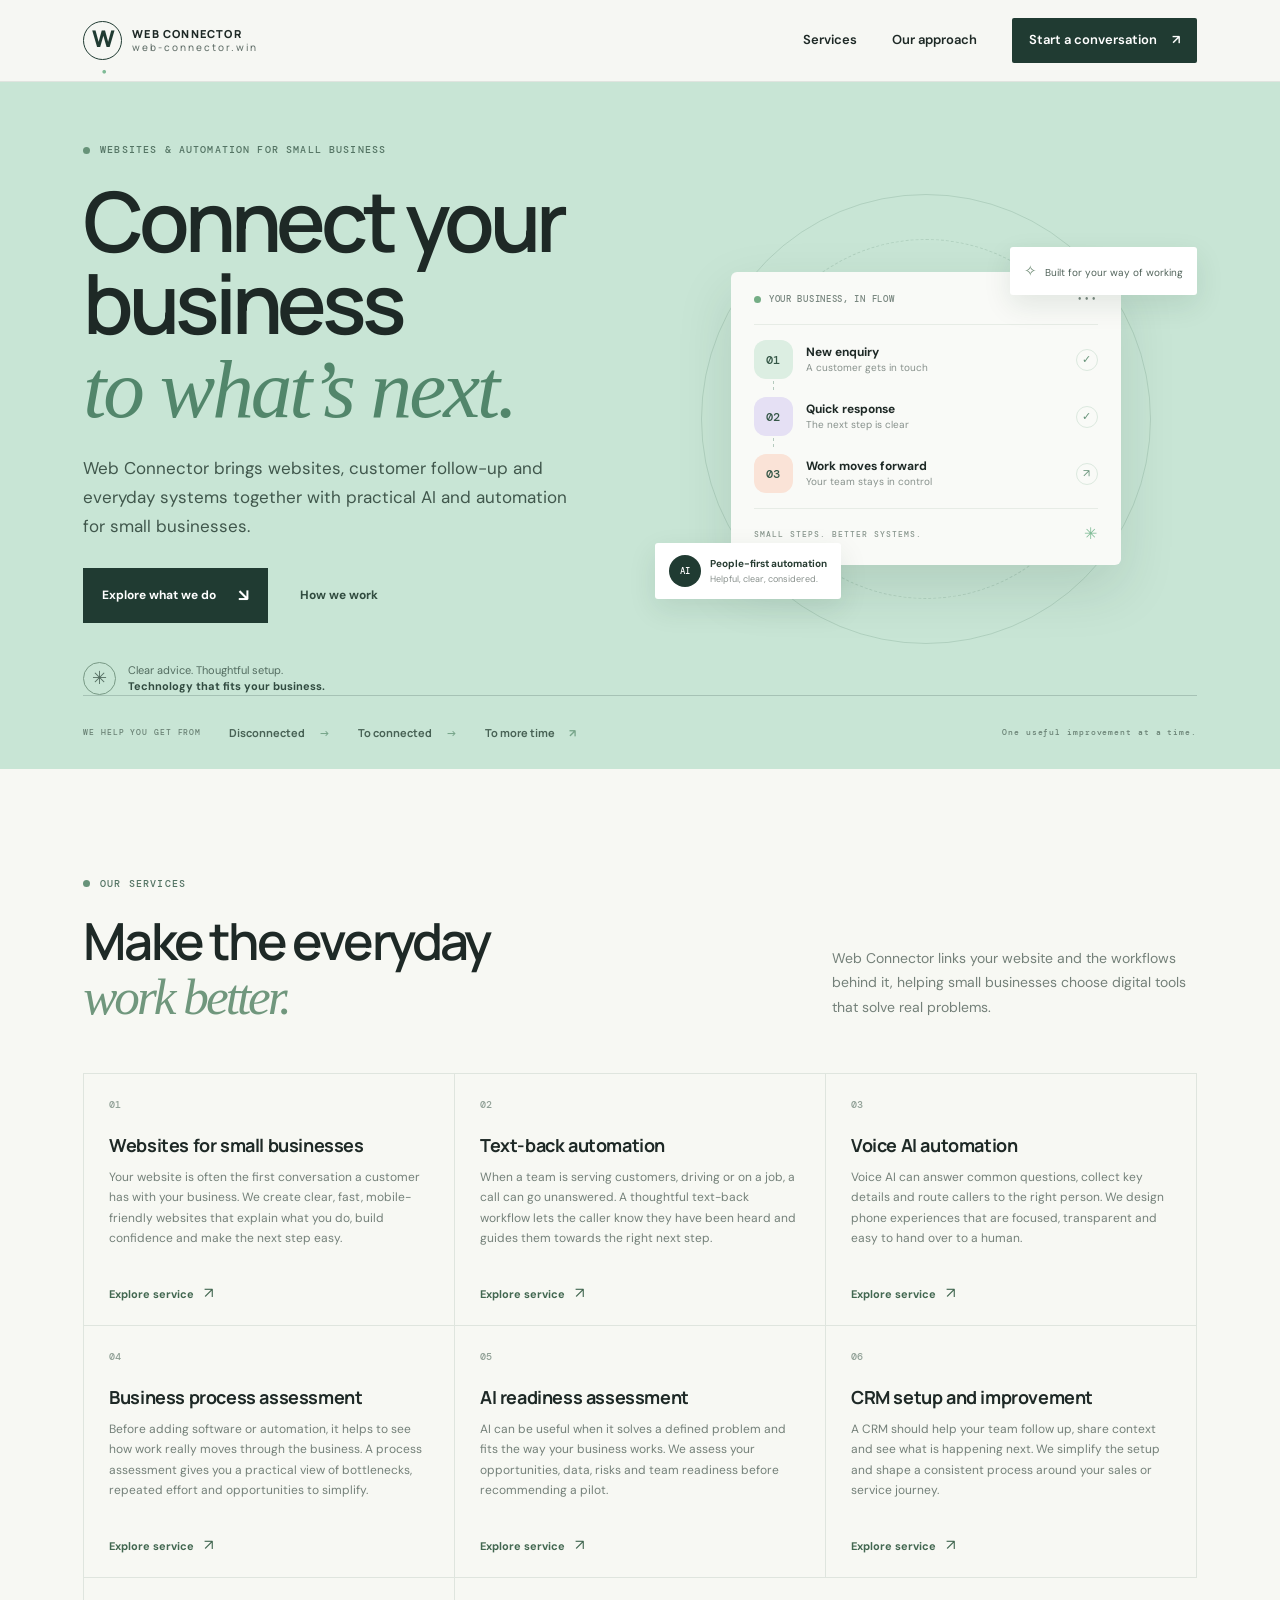
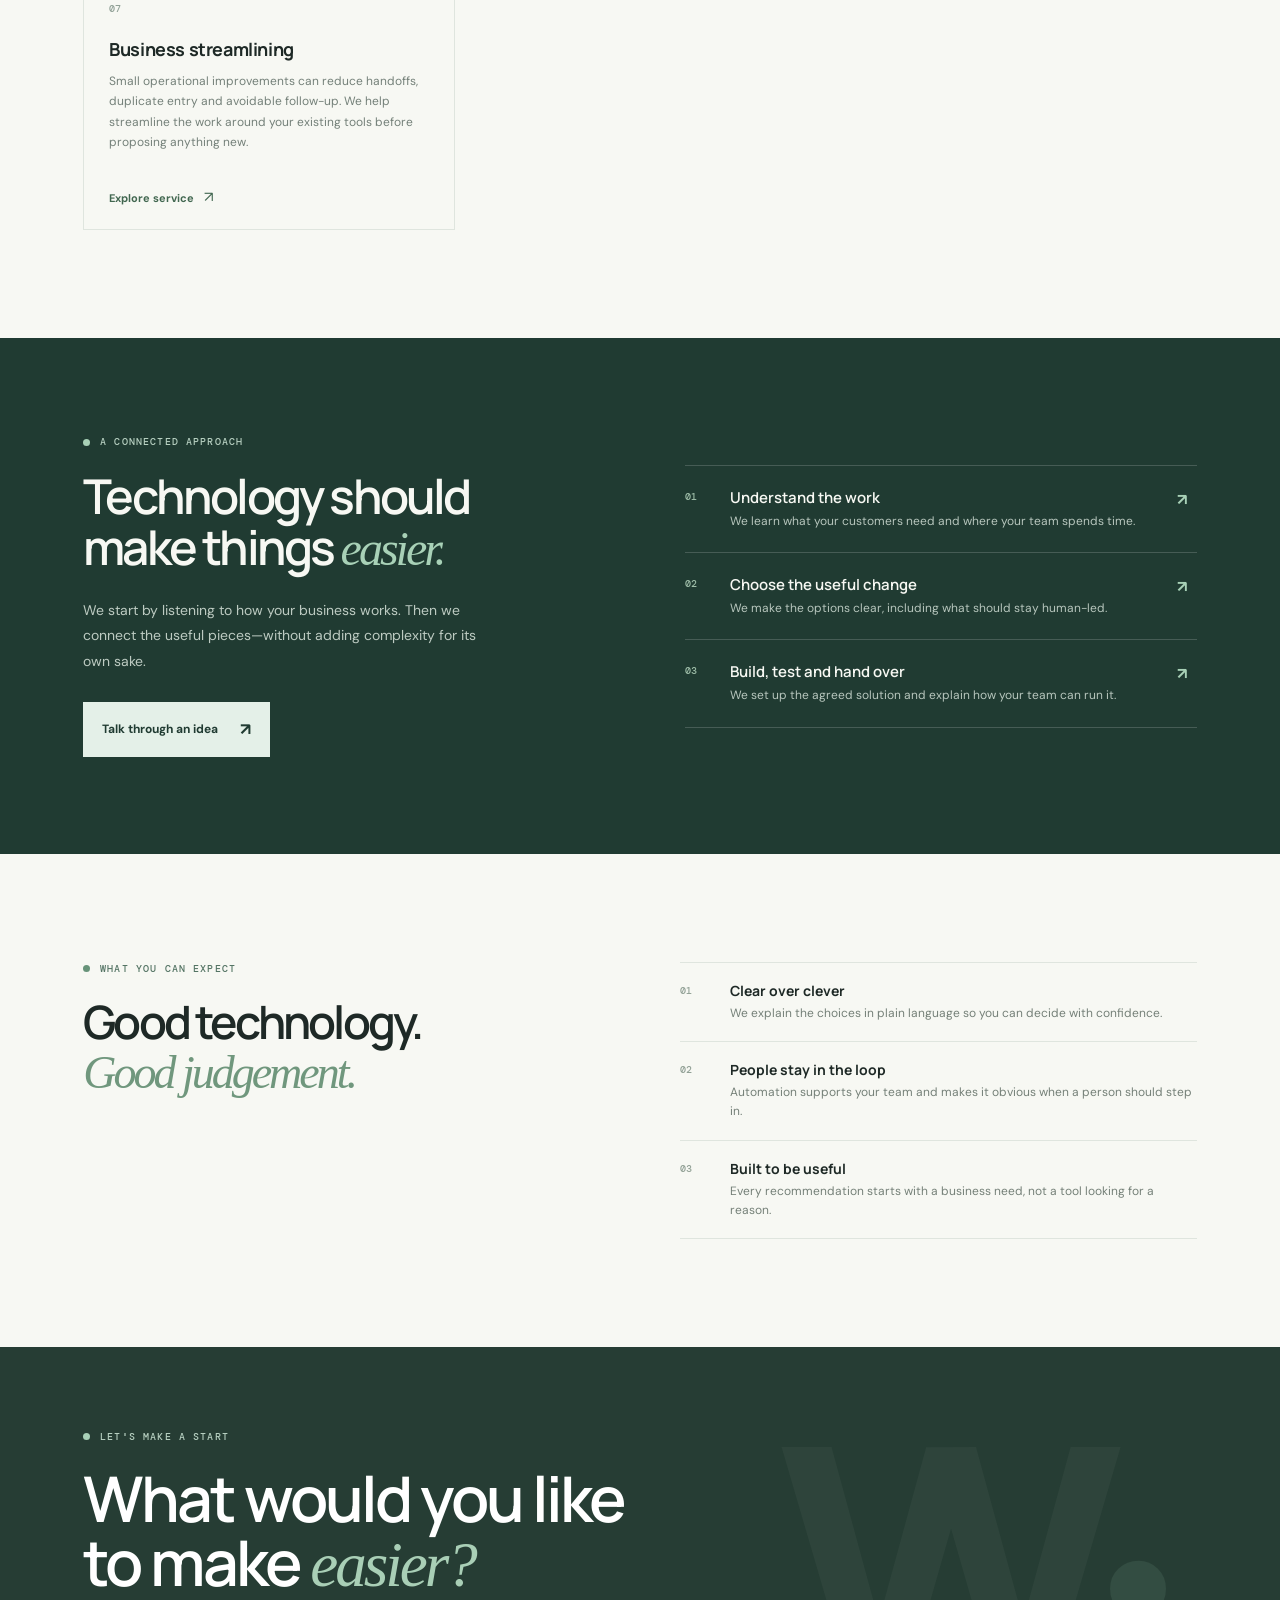
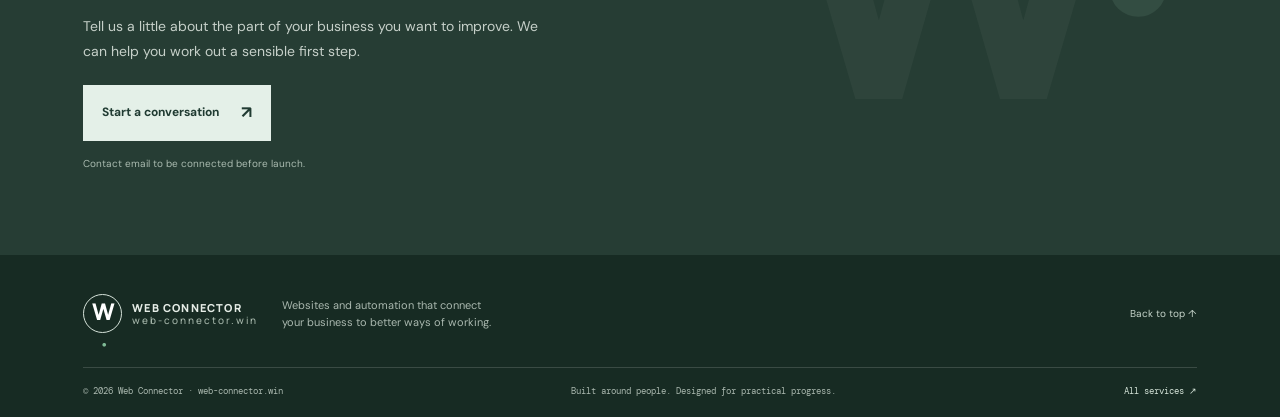
<file: index.html>
<!doctype html><html lang="en-AU"><head><meta charset="utf-8"><meta name="viewport" content="width=device-width,initial-scale=1"><meta name="description" content="Web Connector helps small businesses connect their websites, customer follow-up and everyday systems with practical AI and automation."><title>Websites &amp; AI Automation for Small Business · Web Connector</title><link rel="stylesheet" href="styles.css"><script defer src="script.js"></script></head><body>
<a class="skip-link" href="#main">Skip to content</a><header class="site-header"><a class="brand" href="index.html" aria-label="Web Connector home"><span class="brand-mark">W<span>·</span></span><span class="brand-name">WEB CONNECTOR<span>web-connector.win</span></span></a><button class="menu-toggle" aria-expanded="false" aria-controls="main-nav">Menu <span>☰</span></button><nav id="main-nav" class="main-nav"><a href="index.html#services">Services</a><a href="index.html#approach">Our approach</a><a class="nav-cta" href="index.html#contact">Start a conversation <span>↗</span></a></nav></header>
<main id="main"><section class="hero" id="top"><div class="hero-grid"><div class="hero-copy"><p class="eyebrow"><i></i> WEBSITES &amp; AUTOMATION FOR SMALL BUSINESS</p><h1>Connect your business<br><em>to what’s next.</em></h1><p class="hero-lede">Web Connector brings websites, customer follow-up and everyday systems together with practical AI and automation for small businesses.</p><div class="hero-actions"><a class="button button-dark" href="#services">Explore what we do <span>↘</span></a><a class="button button-quiet" href="#approach">How we work</a></div><div class="hero-proof"><span class="proof-icon">✳</span><span>Clear advice. Thoughtful setup.<br><b>Technology that fits your business.</b></span></div></div><div class="hero-art"><div class="art-orbit orbit-one"></div><div class="art-orbit orbit-two"></div><div class="art-card card-main"><div class="art-card-top"><span class="live-dot"></span><span>YOUR BUSINESS, IN FLOW</span><span class="dots">•••</span></div><div class="flow-item"><span class="flow-icon mint">01</span><div><b>New enquiry</b><small>A customer gets in touch</small></div><span class="flow-check">✓</span></div><div class="flow-line"></div><div class="flow-item"><span class="flow-icon lilac">02</span><div><b>Quick response</b><small>The next step is clear</small></div><span class="flow-check">✓</span></div><div class="flow-line"></div><div class="flow-item"><span class="flow-icon peach">03</span><div><b>Work moves forward</b><small>Your team stays in control</small></div><span class="flow-check">↗</span></div><div class="art-card-foot"><span>SMALL STEPS. BETTER SYSTEMS.</span><span>✳</span></div></div><div class="floating-note note-top"><span>✧</span> Built for your way of working</div><div class="floating-note note-bottom"><span class="note-avatar">AI</span><span><b>People-first automation</b><small>Helpful, clear, considered.</small></span></div><div class="hero-sparkle">✳</div></div></div><div class="hero-bottom"><span>WE HELP YOU GET FROM</span><span class="path-item">Disconnected <i>→</i></span><span class="path-item">To connected <i>→</i></span><span class="path-item">To more time <i>↗</i></span><span class="side-note">One useful improvement at a time.</span></div></section>
<section class="section services-section" id="services"><div class="section-heading"><div><p class="eyebrow"><i></i> OUR SERVICES</p><h2>Make the everyday<br><em>work better.</em></h2></div><p class="section-intro">Web Connector links your website and the workflows behind it, helping small businesses choose digital tools that solve real problems.</p></div><div class="service-grid"><a class="service-card" href="services/websites.html"><span class="card-index">01</span><h3>Websites for small businesses</h3><p>Your website is often the first conversation a customer has with your business. We create clear, fast, mobile-friendly websites that explain what you do, build confidence and make the next step easy.</p><span class="text-link">Explore service <b>↗</b></span></a><a class="service-card" href="services/text-back-automation.html"><span class="card-index">02</span><h3>Text-back automation</h3><p>When a team is serving customers, driving or on a job, a call can go unanswered. A thoughtful text-back workflow lets the caller know they have been heard and guides them towards the right next step.</p><span class="text-link">Explore service <b>↗</b></span></a><a class="service-card" href="services/voice-ai.html"><span class="card-index">03</span><h3>Voice AI automation</h3><p>Voice AI can answer common questions, collect key details and route callers to the right person. We design phone experiences that are focused, transparent and easy to hand over to a human.</p><span class="text-link">Explore service <b>↗</b></span></a><a class="service-card" href="services/business-assessment.html"><span class="card-index">04</span><h3>Business process assessment</h3><p>Before adding software or automation, it helps to see how work really moves through the business. A process assessment gives you a practical view of bottlenecks, repeated effort and opportunities to simplify.</p><span class="text-link">Explore service <b>↗</b></span></a><a class="service-card" href="services/ai-assessment.html"><span class="card-index">05</span><h3>AI readiness assessment</h3><p>AI can be useful when it solves a defined problem and fits the way your business works. We assess your opportunities, data, risks and team readiness before recommending a pilot.</p><span class="text-link">Explore service <b>↗</b></span></a><a class="service-card" href="services/crm.html"><span class="card-index">06</span><h3>CRM setup and improvement</h3><p>A CRM should help your team follow up, share context and see what is happening next. We simplify the setup and shape a consistent process around your sales or service journey.</p><span class="text-link">Explore service <b>↗</b></span></a><a class="service-card" href="services/business-streamlining.html"><span class="card-index">07</span><h3>Business streamlining</h3><p>Small operational improvements can reduce handoffs, duplicate entry and avoidable follow-up. We help streamline the work around your existing tools before proposing anything new.</p><span class="text-link">Explore service <b>↗</b></span></a></div></section>
<section class="approach-section" id="approach"><div class="approach-left"><p class="eyebrow eyebrow-light"><i></i> A CONNECTED APPROACH</p><h2>Technology should<br>make things <em>easier.</em></h2><p>We start by listening to how your business works. Then we connect the useful pieces—without adding complexity for its own sake.</p><a class="button button-light" href="#contact">Talk through an idea <span>↗</span></a></div><div class="approach-steps"><article><span>01</span><div><h3>Understand the work</h3><p>We learn what your customers need and where your team spends time.</p></div><b>↗</b></article><article><span>02</span><div><h3>Choose the useful change</h3><p>We make the options clear, including what should stay human-led.</p></div><b>↗</b></article><article><span>03</span><div><h3>Build, test and hand over</h3><p>We set up the agreed solution and explain how your team can run it.</p></div><b>↗</b></article></div></section>
<section class="principles section"><div class="principle-heading"><p class="eyebrow"><i></i> WHAT YOU CAN EXPECT</p><h2>Good technology.<br><em>Good judgement.</em></h2></div><div class="principle-list"><div><span>01</span><b>Clear over clever</b><p>We explain the choices in plain language so you can decide with confidence.</p></div><div><span>02</span><b>People stay in the loop</b><p>Automation supports your team and makes it obvious when a person should step in.</p></div><div><span>03</span><b>Built to be useful</b><p>Every recommendation starts with a business need, not a tool looking for a reason.</p></div></div></section>
<section class="contact-section" id="contact"><div class="contact-inner"><p class="eyebrow eyebrow-light"><i></i> LET'S MAKE A START</p><h2>What would you like<br>to make <em>easier?</em></h2><p>Tell us a little about the part of your business you want to improve. We can help you work out a sensible first step.</p><a class="button button-light" href="mailto:hello@example.com?subject=Business%20technology%20enquiry">Start a conversation <span>↗</span></a><small>Contact email to be connected before launch.</small></div><div class="contact-decoration">W<span>·</span></div></section></main><footer class="footer"><div class="footer-top"><a class="brand brand-light" href="index.html"><span class="brand-mark">W<span>·</span></span><span class="brand-name">WEB CONNECTOR<span>web-connector.win</span></span></a><p>Websites and automation that connect<br>your business to better ways of working.</p><a class="back-top" href="#top">Back to top ↑</a></div><div class="footer-bottom"><span>© 2026 Web Connector · web-connector.win</span><span>Built around people. Designed for practical progress.</span><a href="index.html#services">All services ↗</a></div></footer></body></html>
</file>
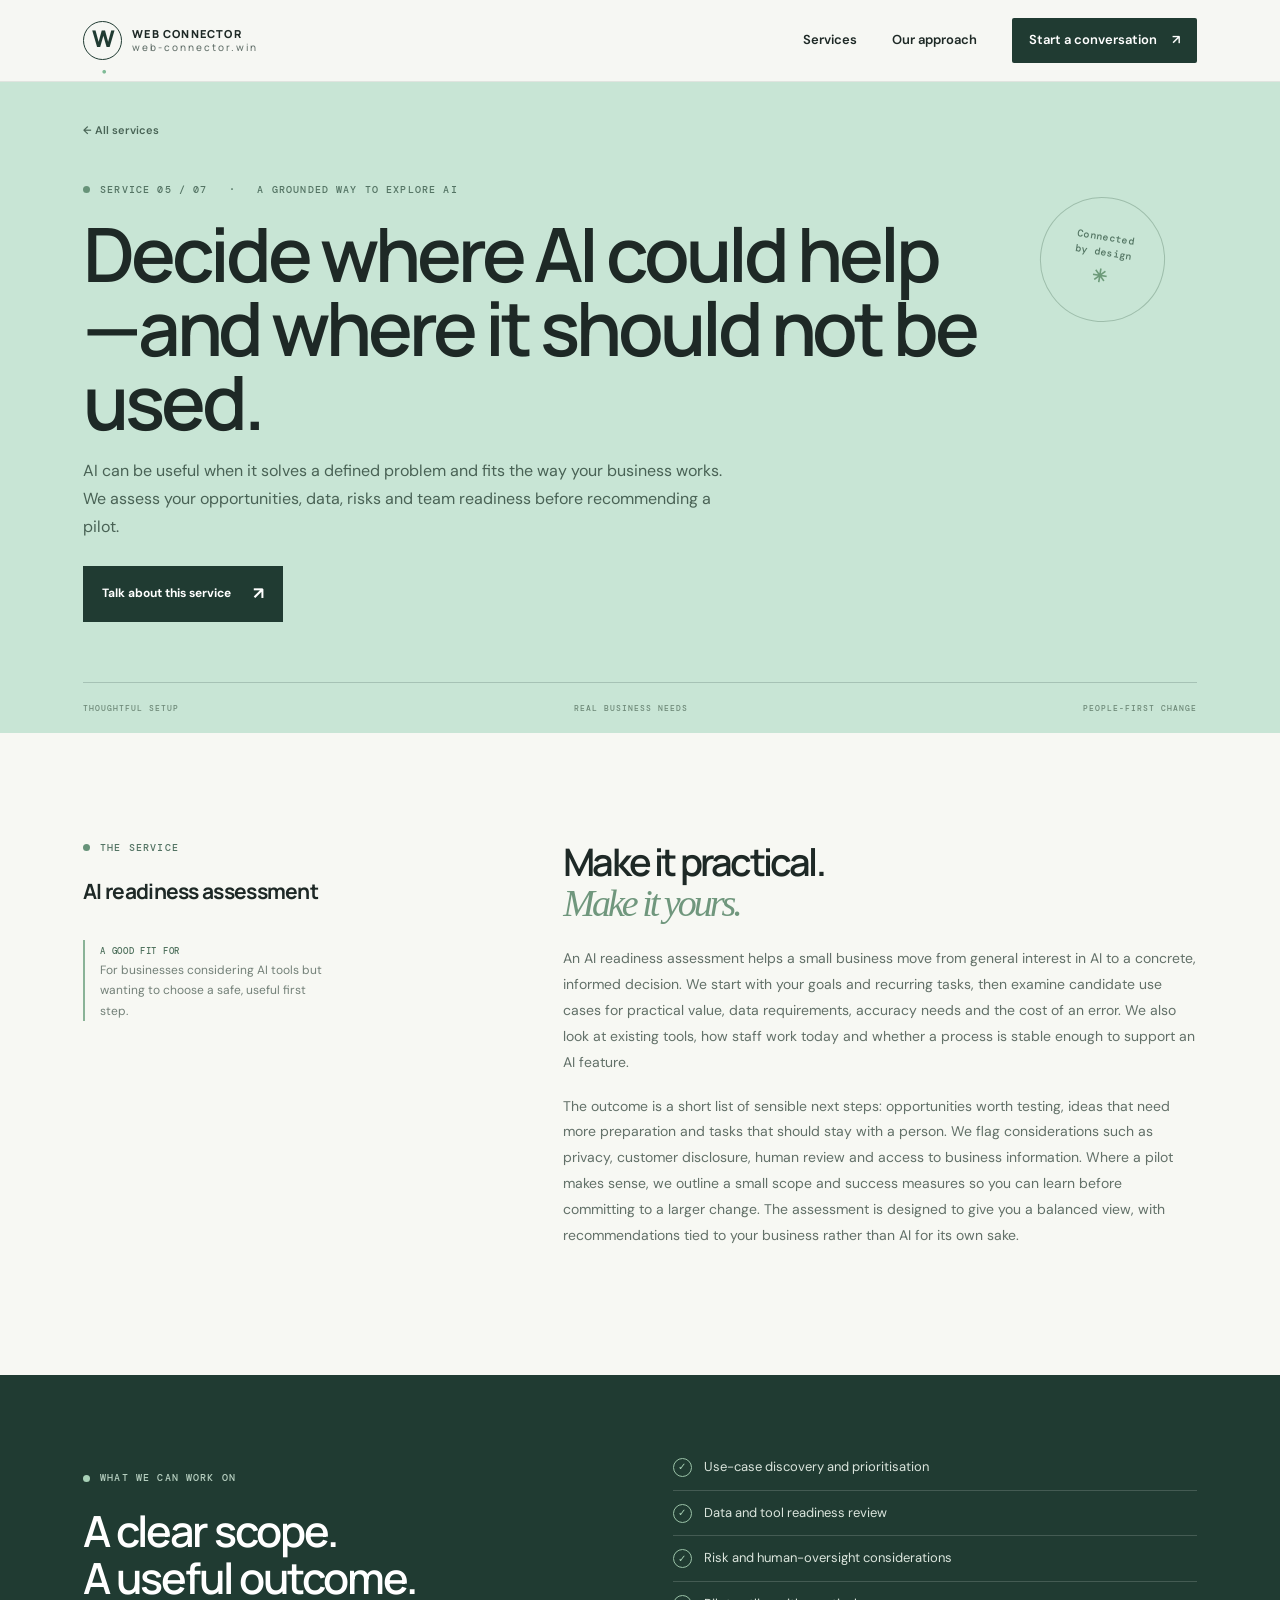
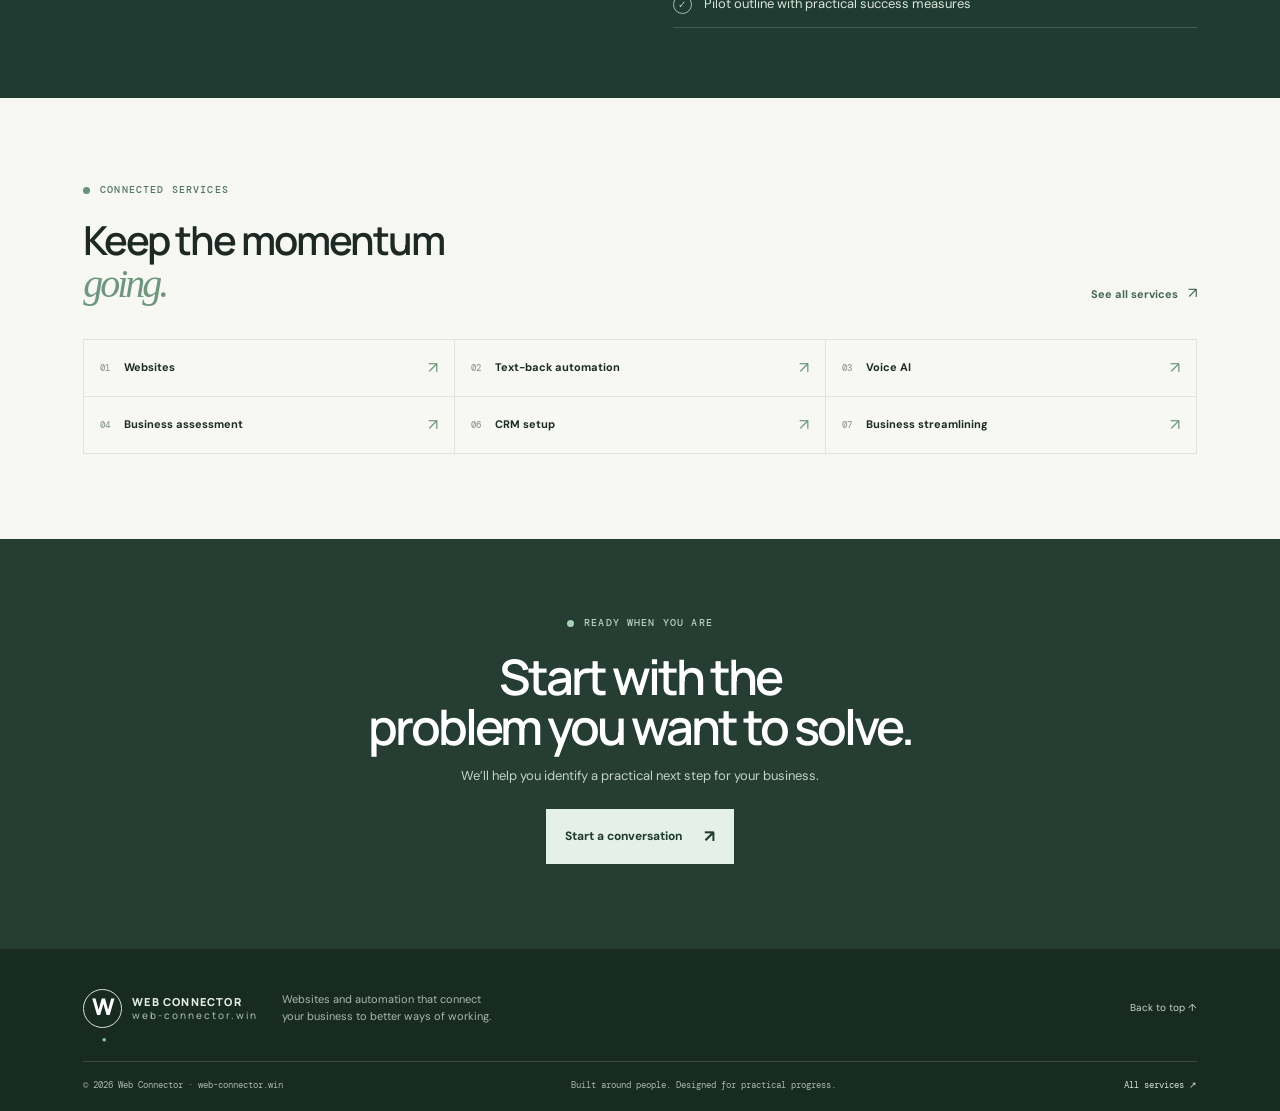
<file: services/ai-assessment.html>
<!doctype html><html lang="en-AU"><head><meta charset="utf-8"><meta name="viewport" content="width=device-width,initial-scale=1"><meta name="description" content="AI can be useful when it solves a defined problem and fits the way your business works. We assess your opportunities, data, risks and team readiness before recommending a pilot."><title>AI readiness assessment · Web Connector</title><link rel="stylesheet" href="../styles.css"><script defer src="../script.js"></script></head><body>
<a class="skip-link" href="#main">Skip to content</a><header class="site-header"><a class="brand" href="../index.html" aria-label="Web Connector home"><span class="brand-mark">W<span>·</span></span><span class="brand-name">WEB CONNECTOR<span>web-connector.win</span></span></a><button class="menu-toggle" aria-expanded="false" aria-controls="main-nav">Menu <span>☰</span></button><nav id="main-nav" class="main-nav"><a href="../index.html#services">Services</a><a href="../index.html#approach">Our approach</a><a class="nav-cta" href="../index.html#contact">Start a conversation <span>↗</span></a></nav></header>
<main id="main"><section class="service-hero" id="top"><div class="service-hero-inner"><a class="back-link" href="../index.html#services">← All services</a><p class="eyebrow"><i></i> SERVICE 05 / 07&nbsp;&nbsp; · &nbsp;&nbsp;A GROUNDED WAY TO EXPLORE AI</p><h1>Decide where AI could help—and where it should not be used.</h1><p class="service-deck">AI can be useful when it solves a defined problem and fits the way your business works. We assess your opportunities, data, risks and team readiness before recommending a pilot.</p><a class="button button-dark" href="../index.html#contact">Talk about this service <span>↗</span></a></div><div class="service-stamp"><span>Connected<br>by design</span><b>✳</b></div><div class="service-hero-bottom"><span>THOUGHTFUL SETUP</span><span>REAL BUSINESS NEEDS</span><span>PEOPLE-FIRST CHANGE</span></div></section>
<section class="service-content section"><div class="service-content-aside"><p class="eyebrow"><i></i> THE SERVICE</p><h2>AI readiness assessment</h2><p class="fit-note"><b>A good fit for</b><br>For businesses considering AI tools but wanting to choose a safe, useful first step.</p></div><div class="service-prose"><h2>Make it practical.<br><em>Make it yours.</em></h2><p>An AI readiness assessment helps a small business move from general interest in AI to a concrete, informed decision. We start with your goals and recurring tasks, then examine candidate use cases for practical value, data requirements, accuracy needs and the cost of an error. We also look at existing tools, how staff work today and whether a process is stable enough to support an AI feature.</p><p>The outcome is a short list of sensible next steps: opportunities worth testing, ideas that need more preparation and tasks that should stay with a person. We flag considerations such as privacy, customer disclosure, human review and access to business information. Where a pilot makes sense, we outline a small scope and success measures so you can learn before committing to a larger change. The assessment is designed to give you a balanced view, with recommendations tied to your business rather than AI for its own sake.</p></div></section>
<section class="included-section"><div class="included-heading"><p class="eyebrow eyebrow-light"><i></i> WHAT WE CAN WORK ON</p><h2>A clear scope.<br>A useful outcome.</h2></div><ul><li><span>✓</span>Use-case discovery and prioritisation</li><li><span>✓</span>Data and tool readiness review</li><li><span>✓</span>Risk and human-oversight considerations</li><li><span>✓</span>Pilot outline with practical success measures</li></ul></section>
<section class="next-services section"><p class="eyebrow"><i></i> CONNECTED SERVICES</p><div class="next-heading"><h2>Keep the momentum<br><em>going.</em></h2><a href="../index.html#services" class="text-link">See all services <b>↗</b></a></div><div class="next-list"><a href="websites.html"><span>01</span><b>Websites</b><i>↗</i></a><a href="text-back-automation.html"><span>02</span><b>Text-back automation</b><i>↗</i></a><a href="voice-ai.html"><span>03</span><b>Voice AI</b><i>↗</i></a><a href="business-assessment.html"><span>04</span><b>Business assessment</b><i>↗</i></a><a href="crm.html"><span>06</span><b>CRM setup</b><i>↗</i></a><a href="business-streamlining.html"><span>07</span><b>Business streamlining</b><i>↗</i></a></div></section>
<section class="service-cta"><p class="eyebrow eyebrow-light"><i></i> READY WHEN YOU ARE</p><h2>Start with the<br>problem you want to solve.</h2><p>We’ll help you identify a practical next step for your business.</p><a class="button button-light" href="../index.html#contact">Start a conversation <span>↗</span></a></section></main><footer class="footer"><div class="footer-top"><a class="brand brand-light" href="../index.html"><span class="brand-mark">W<span>·</span></span><span class="brand-name">WEB CONNECTOR<span>web-connector.win</span></span></a><p>Websites and automation that connect<br>your business to better ways of working.</p><a class="back-top" href="#top">Back to top ↑</a></div><div class="footer-bottom"><span>© 2026 Web Connector · web-connector.win</span><span>Built around people. Designed for practical progress.</span><a href="../index.html#services">All services ↗</a></div></footer></body></html>
</file>
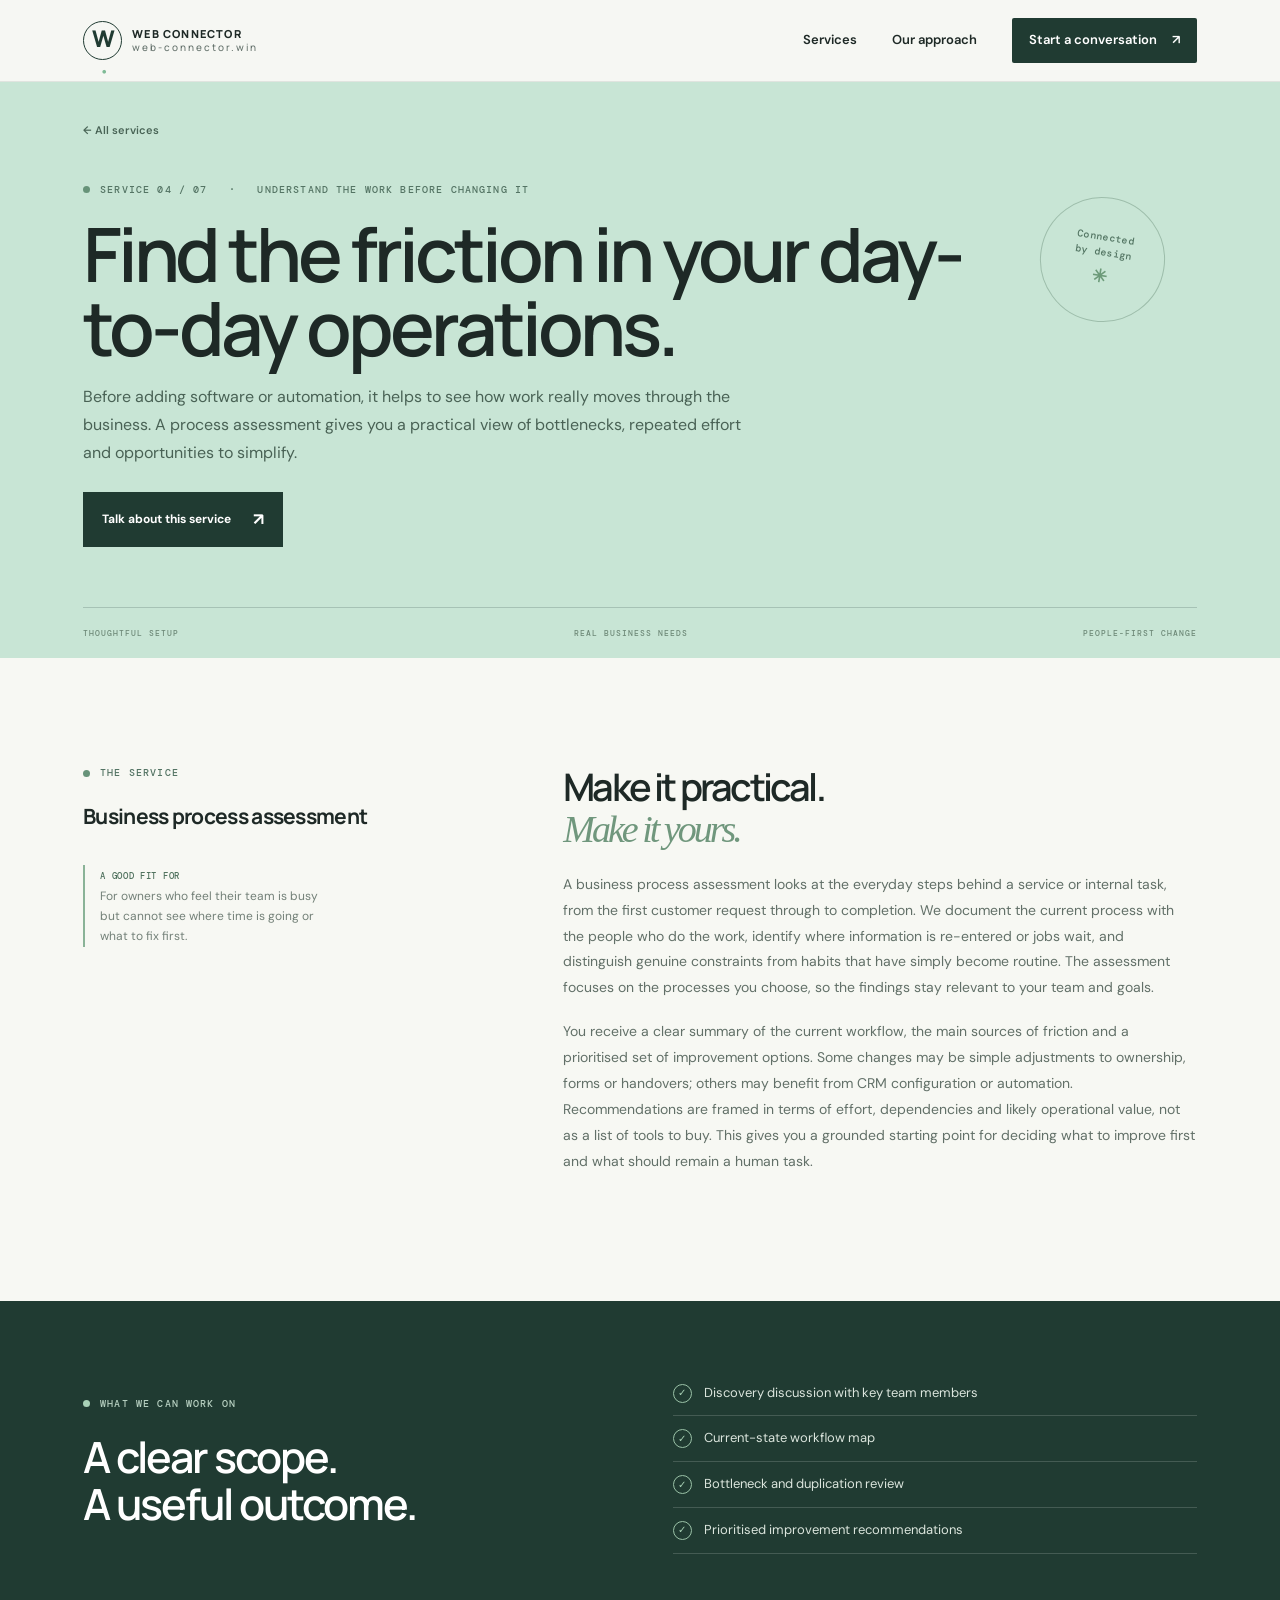
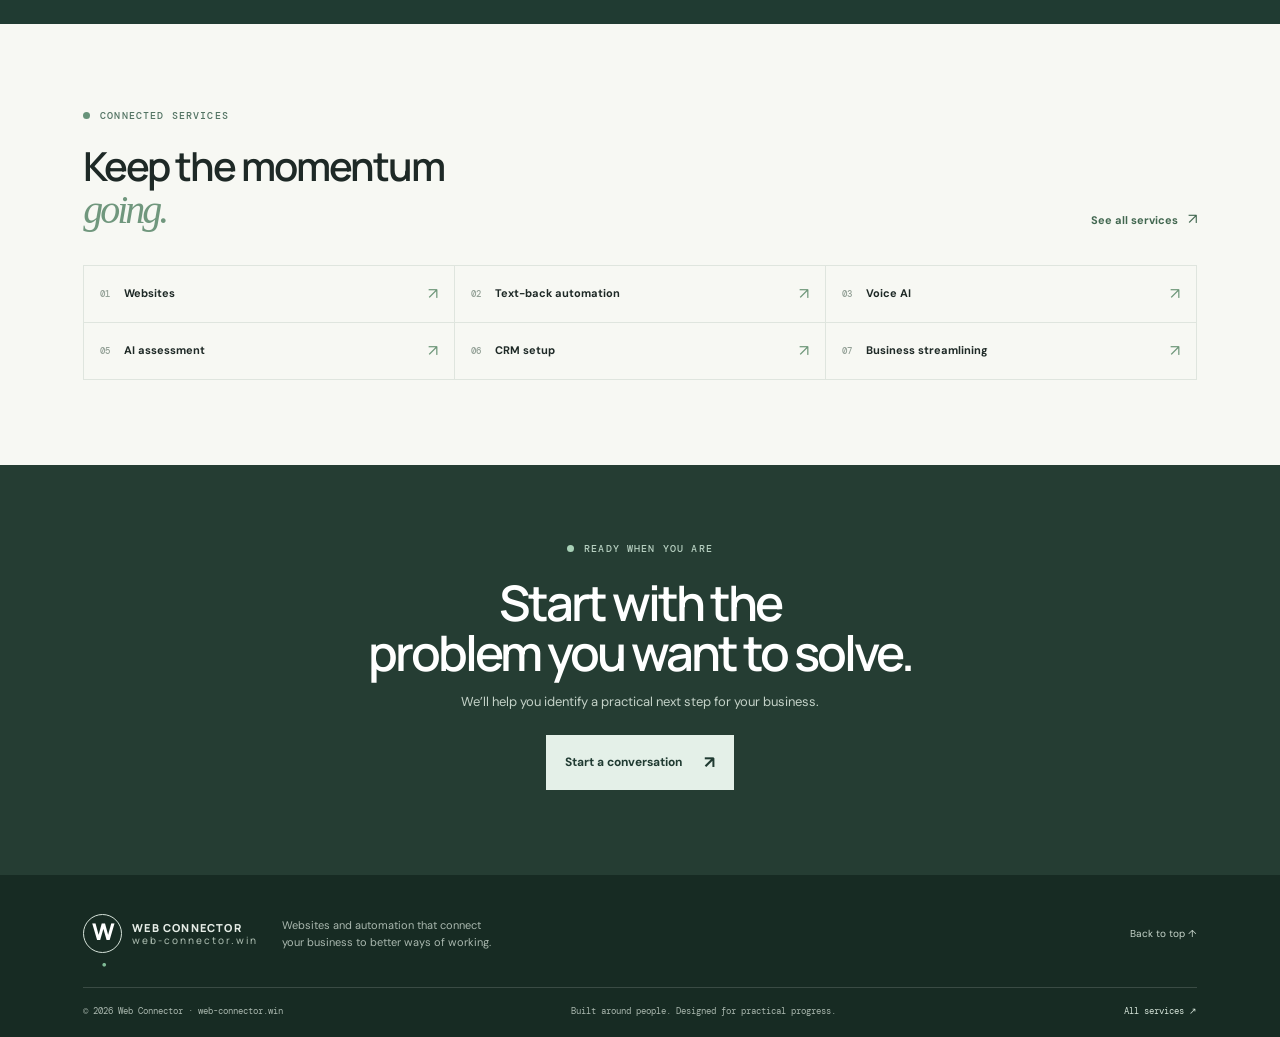
<file: services/business-assessment.html>
<!doctype html><html lang="en-AU"><head><meta charset="utf-8"><meta name="viewport" content="width=device-width,initial-scale=1"><meta name="description" content="Before adding software or automation, it helps to see how work really moves through the business. A process assessment gives you a practical view of bottlenecks, repeated effort and opportunities to simplify."><title>Business process assessment · Web Connector</title><link rel="stylesheet" href="../styles.css"><script defer src="../script.js"></script></head><body>
<a class="skip-link" href="#main">Skip to content</a><header class="site-header"><a class="brand" href="../index.html" aria-label="Web Connector home"><span class="brand-mark">W<span>·</span></span><span class="brand-name">WEB CONNECTOR<span>web-connector.win</span></span></a><button class="menu-toggle" aria-expanded="false" aria-controls="main-nav">Menu <span>☰</span></button><nav id="main-nav" class="main-nav"><a href="../index.html#services">Services</a><a href="../index.html#approach">Our approach</a><a class="nav-cta" href="../index.html#contact">Start a conversation <span>↗</span></a></nav></header>
<main id="main"><section class="service-hero" id="top"><div class="service-hero-inner"><a class="back-link" href="../index.html#services">← All services</a><p class="eyebrow"><i></i> SERVICE 04 / 07&nbsp;&nbsp; · &nbsp;&nbsp;UNDERSTAND THE WORK BEFORE CHANGING IT</p><h1>Find the friction in your day-to-day operations.</h1><p class="service-deck">Before adding software or automation, it helps to see how work really moves through the business. A process assessment gives you a practical view of bottlenecks, repeated effort and opportunities to simplify.</p><a class="button button-dark" href="../index.html#contact">Talk about this service <span>↗</span></a></div><div class="service-stamp"><span>Connected<br>by design</span><b>✳</b></div><div class="service-hero-bottom"><span>THOUGHTFUL SETUP</span><span>REAL BUSINESS NEEDS</span><span>PEOPLE-FIRST CHANGE</span></div></section>
<section class="service-content section"><div class="service-content-aside"><p class="eyebrow"><i></i> THE SERVICE</p><h2>Business process assessment</h2><p class="fit-note"><b>A good fit for</b><br>For owners who feel their team is busy but cannot see where time is going or what to fix first.</p></div><div class="service-prose"><h2>Make it practical.<br><em>Make it yours.</em></h2><p>A business process assessment looks at the everyday steps behind a service or internal task, from the first customer request through to completion. We document the current process with the people who do the work, identify where information is re-entered or jobs wait, and distinguish genuine constraints from habits that have simply become routine. The assessment focuses on the processes you choose, so the findings stay relevant to your team and goals.</p><p>You receive a clear summary of the current workflow, the main sources of friction and a prioritised set of improvement options. Some changes may be simple adjustments to ownership, forms or handovers; others may benefit from CRM configuration or automation. Recommendations are framed in terms of effort, dependencies and likely operational value, not as a list of tools to buy. This gives you a grounded starting point for deciding what to improve first and what should remain a human task.</p></div></section>
<section class="included-section"><div class="included-heading"><p class="eyebrow eyebrow-light"><i></i> WHAT WE CAN WORK ON</p><h2>A clear scope.<br>A useful outcome.</h2></div><ul><li><span>✓</span>Discovery discussion with key team members</li><li><span>✓</span>Current-state workflow map</li><li><span>✓</span>Bottleneck and duplication review</li><li><span>✓</span>Prioritised improvement recommendations</li></ul></section>
<section class="next-services section"><p class="eyebrow"><i></i> CONNECTED SERVICES</p><div class="next-heading"><h2>Keep the momentum<br><em>going.</em></h2><a href="../index.html#services" class="text-link">See all services <b>↗</b></a></div><div class="next-list"><a href="websites.html"><span>01</span><b>Websites</b><i>↗</i></a><a href="text-back-automation.html"><span>02</span><b>Text-back automation</b><i>↗</i></a><a href="voice-ai.html"><span>03</span><b>Voice AI</b><i>↗</i></a><a href="ai-assessment.html"><span>05</span><b>AI assessment</b><i>↗</i></a><a href="crm.html"><span>06</span><b>CRM setup</b><i>↗</i></a><a href="business-streamlining.html"><span>07</span><b>Business streamlining</b><i>↗</i></a></div></section>
<section class="service-cta"><p class="eyebrow eyebrow-light"><i></i> READY WHEN YOU ARE</p><h2>Start with the<br>problem you want to solve.</h2><p>We’ll help you identify a practical next step for your business.</p><a class="button button-light" href="../index.html#contact">Start a conversation <span>↗</span></a></section></main><footer class="footer"><div class="footer-top"><a class="brand brand-light" href="../index.html"><span class="brand-mark">W<span>·</span></span><span class="brand-name">WEB CONNECTOR<span>web-connector.win</span></span></a><p>Websites and automation that connect<br>your business to better ways of working.</p><a class="back-top" href="#top">Back to top ↑</a></div><div class="footer-bottom"><span>© 2026 Web Connector · web-connector.win</span><span>Built around people. Designed for practical progress.</span><a href="../index.html#services">All services ↗</a></div></footer></body></html>
</file>
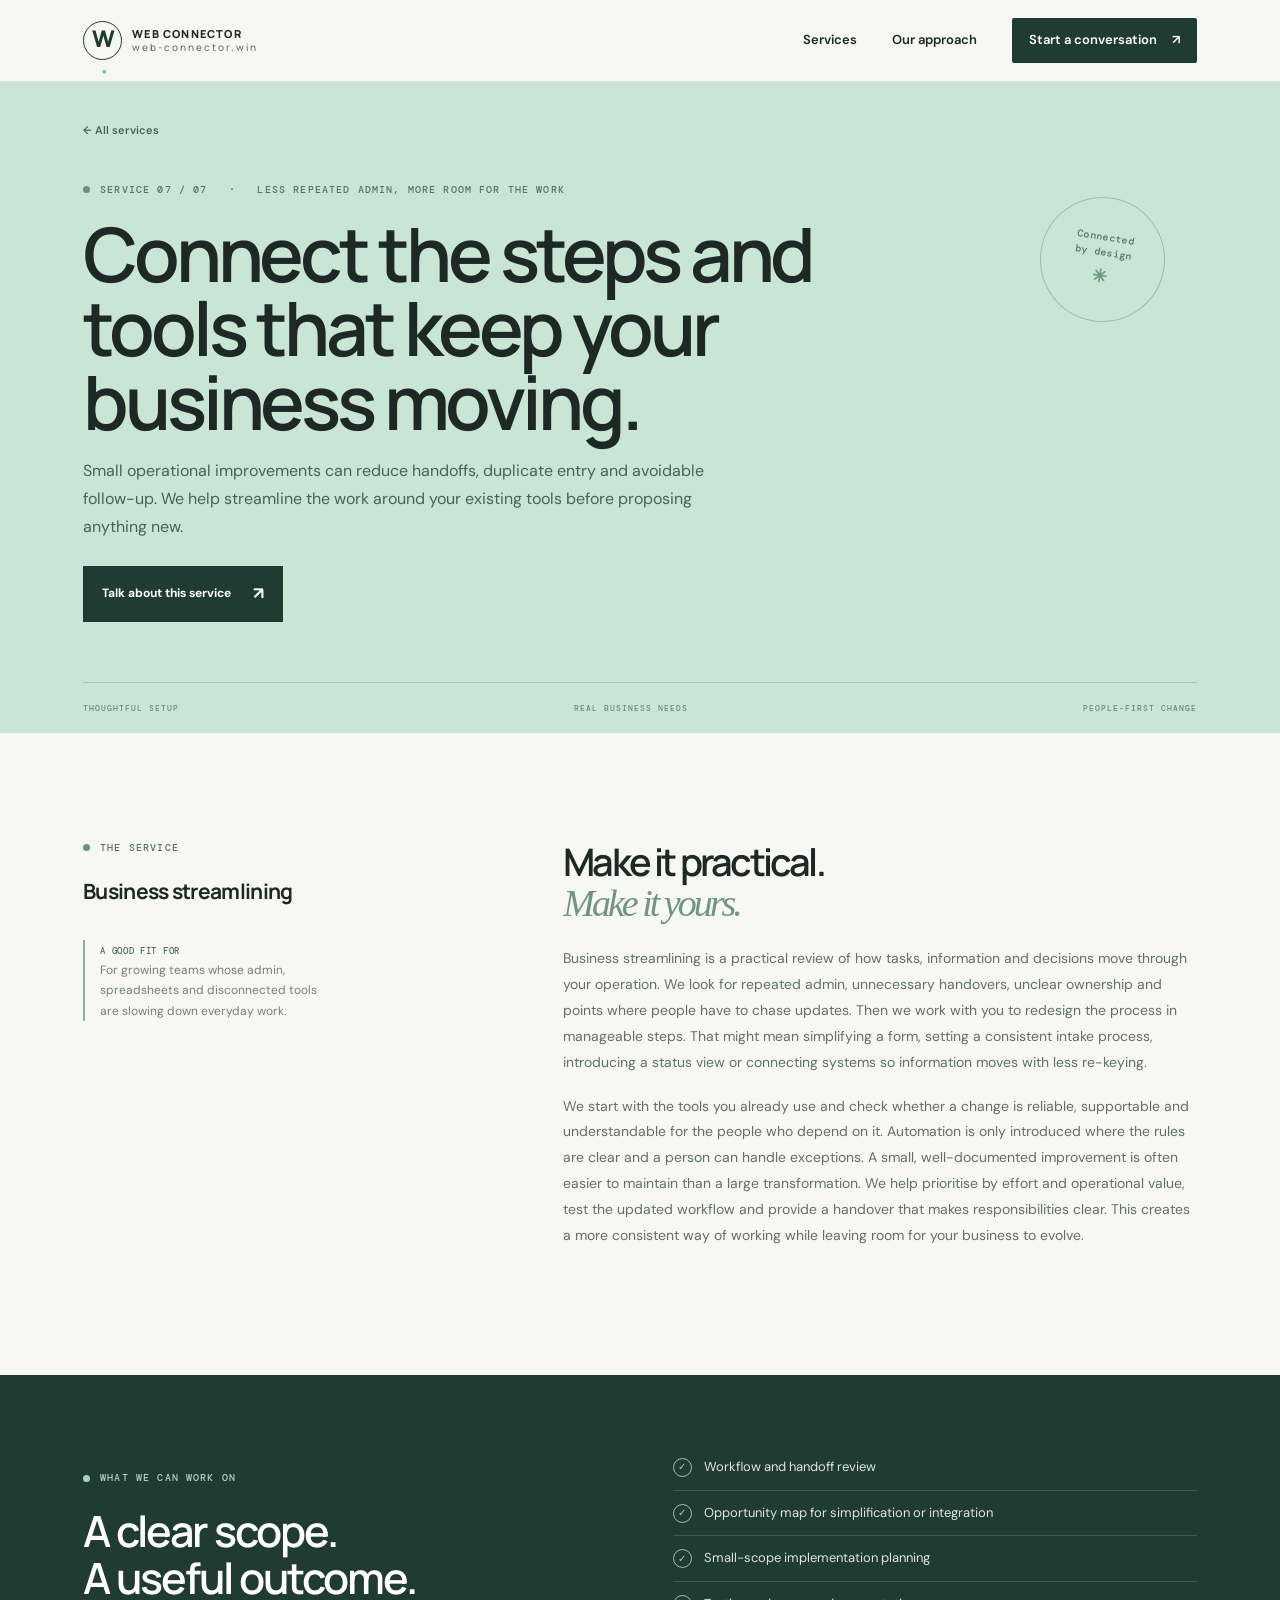
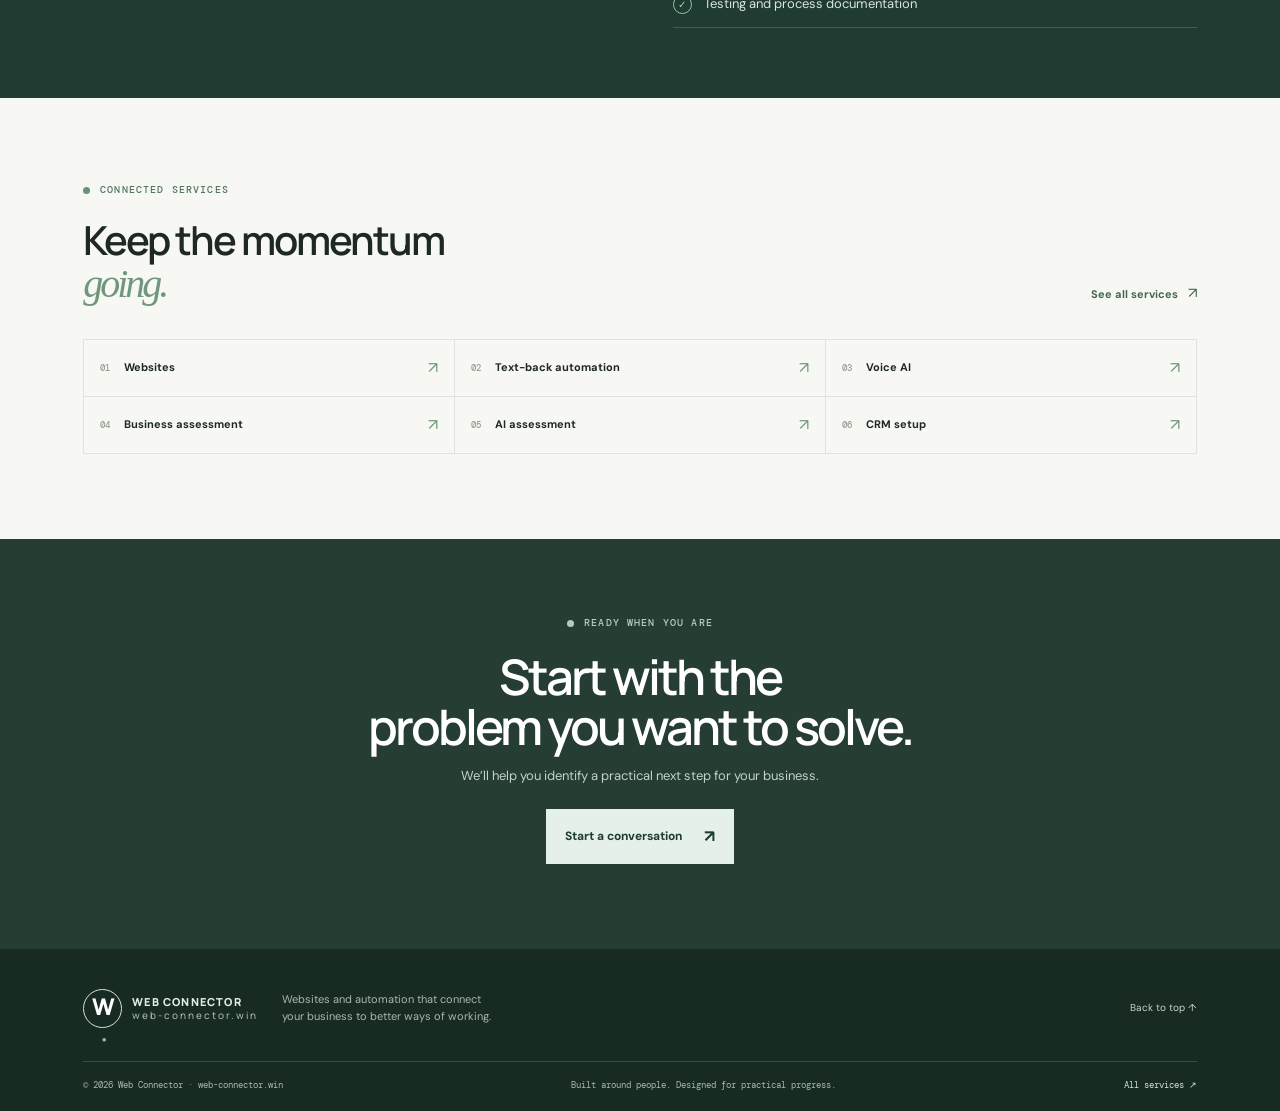
<file: services/business-streamlining.html>
<!doctype html><html lang="en-AU"><head><meta charset="utf-8"><meta name="viewport" content="width=device-width,initial-scale=1"><meta name="description" content="Small operational improvements can reduce handoffs, duplicate entry and avoidable follow-up. We help streamline the work around your existing tools before proposing anything new."><title>Business streamlining · Web Connector</title><link rel="stylesheet" href="../styles.css"><script defer src="../script.js"></script></head><body>
<a class="skip-link" href="#main">Skip to content</a><header class="site-header"><a class="brand" href="../index.html" aria-label="Web Connector home"><span class="brand-mark">W<span>·</span></span><span class="brand-name">WEB CONNECTOR<span>web-connector.win</span></span></a><button class="menu-toggle" aria-expanded="false" aria-controls="main-nav">Menu <span>☰</span></button><nav id="main-nav" class="main-nav"><a href="../index.html#services">Services</a><a href="../index.html#approach">Our approach</a><a class="nav-cta" href="../index.html#contact">Start a conversation <span>↗</span></a></nav></header>
<main id="main"><section class="service-hero" id="top"><div class="service-hero-inner"><a class="back-link" href="../index.html#services">← All services</a><p class="eyebrow"><i></i> SERVICE 07 / 07&nbsp;&nbsp; · &nbsp;&nbsp;LESS REPEATED ADMIN, MORE ROOM FOR THE WORK</p><h1>Connect the steps and tools that keep your business moving.</h1><p class="service-deck">Small operational improvements can reduce handoffs, duplicate entry and avoidable follow-up. We help streamline the work around your existing tools before proposing anything new.</p><a class="button button-dark" href="../index.html#contact">Talk about this service <span>↗</span></a></div><div class="service-stamp"><span>Connected<br>by design</span><b>✳</b></div><div class="service-hero-bottom"><span>THOUGHTFUL SETUP</span><span>REAL BUSINESS NEEDS</span><span>PEOPLE-FIRST CHANGE</span></div></section>
<section class="service-content section"><div class="service-content-aside"><p class="eyebrow"><i></i> THE SERVICE</p><h2>Business streamlining</h2><p class="fit-note"><b>A good fit for</b><br>For growing teams whose admin, spreadsheets and disconnected tools are slowing down everyday work.</p></div><div class="service-prose"><h2>Make it practical.<br><em>Make it yours.</em></h2><p>Business streamlining is a practical review of how tasks, information and decisions move through your operation. We look for repeated admin, unnecessary handovers, unclear ownership and points where people have to chase updates. Then we work with you to redesign the process in manageable steps. That might mean simplifying a form, setting a consistent intake process, introducing a status view or connecting systems so information moves with less re-keying.</p><p>We start with the tools you already use and check whether a change is reliable, supportable and understandable for the people who depend on it. Automation is only introduced where the rules are clear and a person can handle exceptions. A small, well-documented improvement is often easier to maintain than a large transformation. We help prioritise by effort and operational value, test the updated workflow and provide a handover that makes responsibilities clear. This creates a more consistent way of working while leaving room for your business to evolve.</p></div></section>
<section class="included-section"><div class="included-heading"><p class="eyebrow eyebrow-light"><i></i> WHAT WE CAN WORK ON</p><h2>A clear scope.<br>A useful outcome.</h2></div><ul><li><span>✓</span>Workflow and handoff review</li><li><span>✓</span>Opportunity map for simplification or integration</li><li><span>✓</span>Small-scope implementation planning</li><li><span>✓</span>Testing and process documentation</li></ul></section>
<section class="next-services section"><p class="eyebrow"><i></i> CONNECTED SERVICES</p><div class="next-heading"><h2>Keep the momentum<br><em>going.</em></h2><a href="../index.html#services" class="text-link">See all services <b>↗</b></a></div><div class="next-list"><a href="websites.html"><span>01</span><b>Websites</b><i>↗</i></a><a href="text-back-automation.html"><span>02</span><b>Text-back automation</b><i>↗</i></a><a href="voice-ai.html"><span>03</span><b>Voice AI</b><i>↗</i></a><a href="business-assessment.html"><span>04</span><b>Business assessment</b><i>↗</i></a><a href="ai-assessment.html"><span>05</span><b>AI assessment</b><i>↗</i></a><a href="crm.html"><span>06</span><b>CRM setup</b><i>↗</i></a></div></section>
<section class="service-cta"><p class="eyebrow eyebrow-light"><i></i> READY WHEN YOU ARE</p><h2>Start with the<br>problem you want to solve.</h2><p>We’ll help you identify a practical next step for your business.</p><a class="button button-light" href="../index.html#contact">Start a conversation <span>↗</span></a></section></main><footer class="footer"><div class="footer-top"><a class="brand brand-light" href="../index.html"><span class="brand-mark">W<span>·</span></span><span class="brand-name">WEB CONNECTOR<span>web-connector.win</span></span></a><p>Websites and automation that connect<br>your business to better ways of working.</p><a class="back-top" href="#top">Back to top ↑</a></div><div class="footer-bottom"><span>© 2026 Web Connector · web-connector.win</span><span>Built around people. Designed for practical progress.</span><a href="../index.html#services">All services ↗</a></div></footer></body></html>
</file>
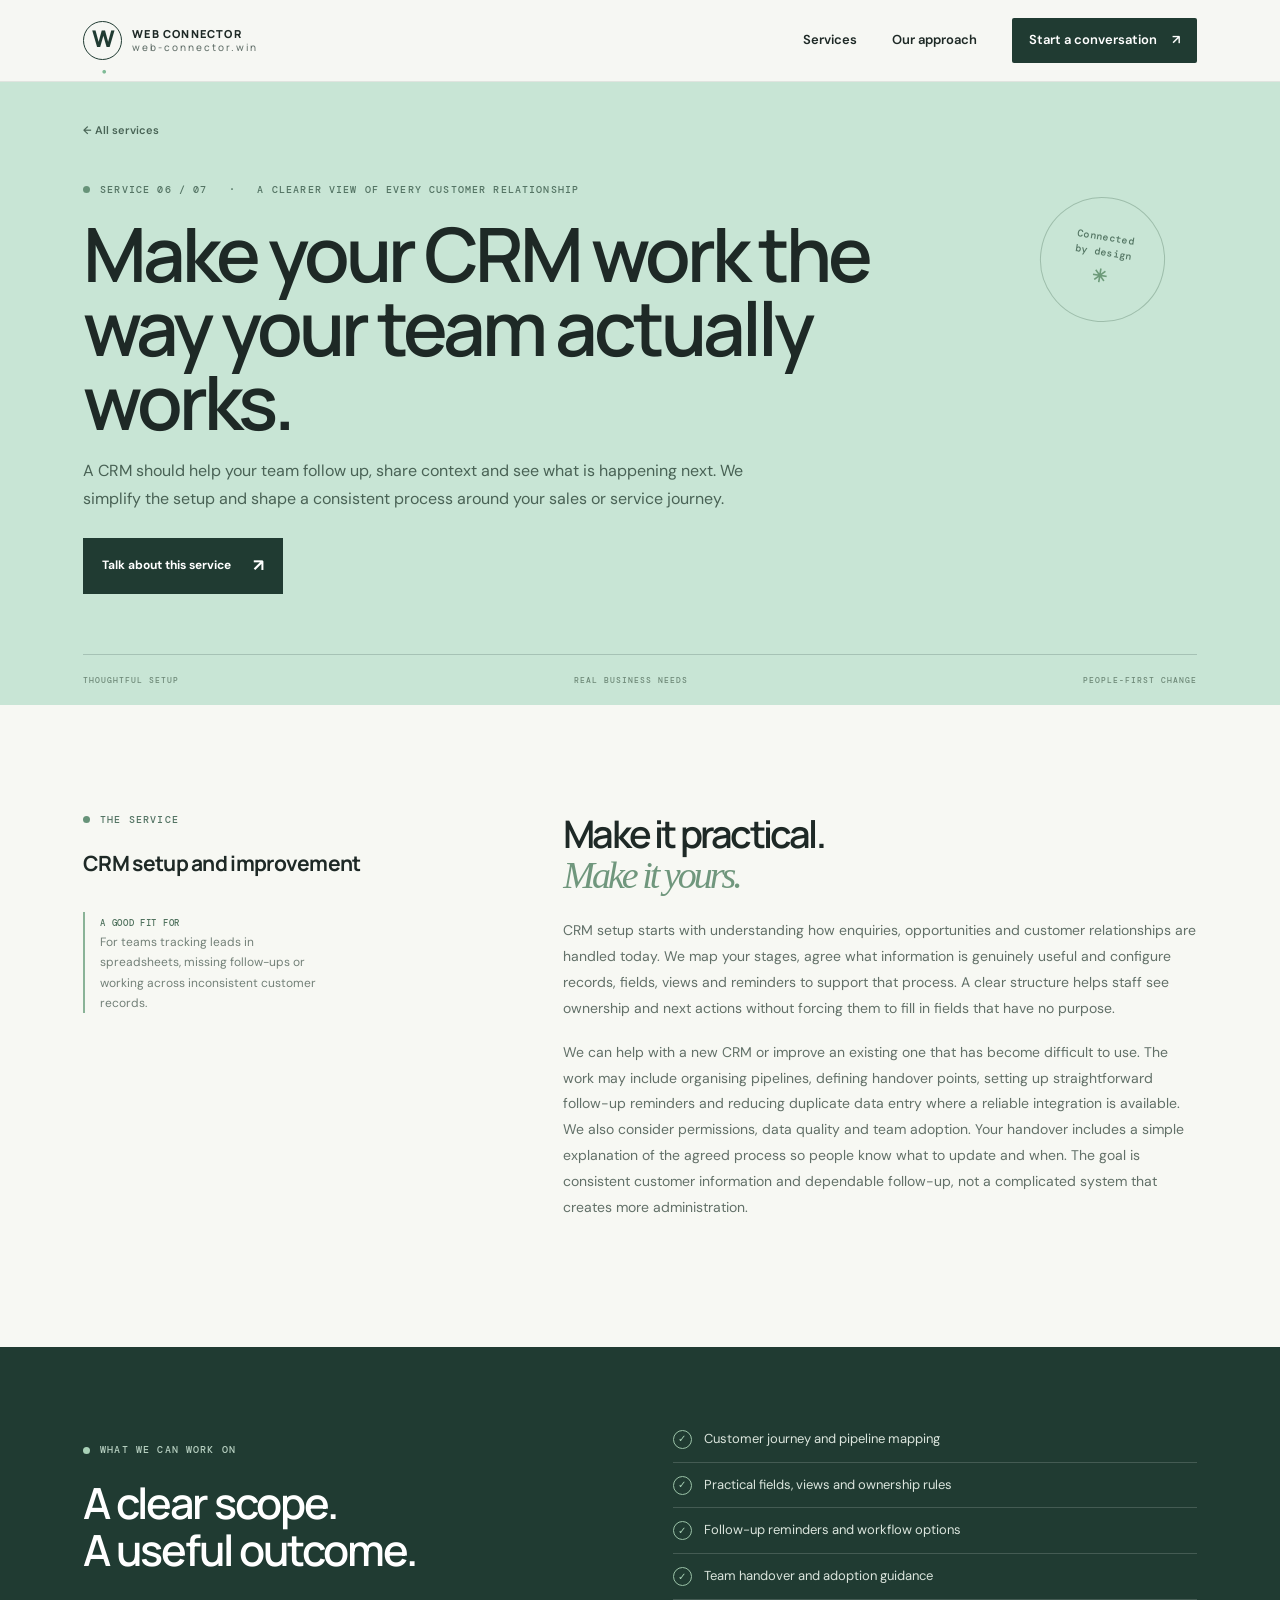
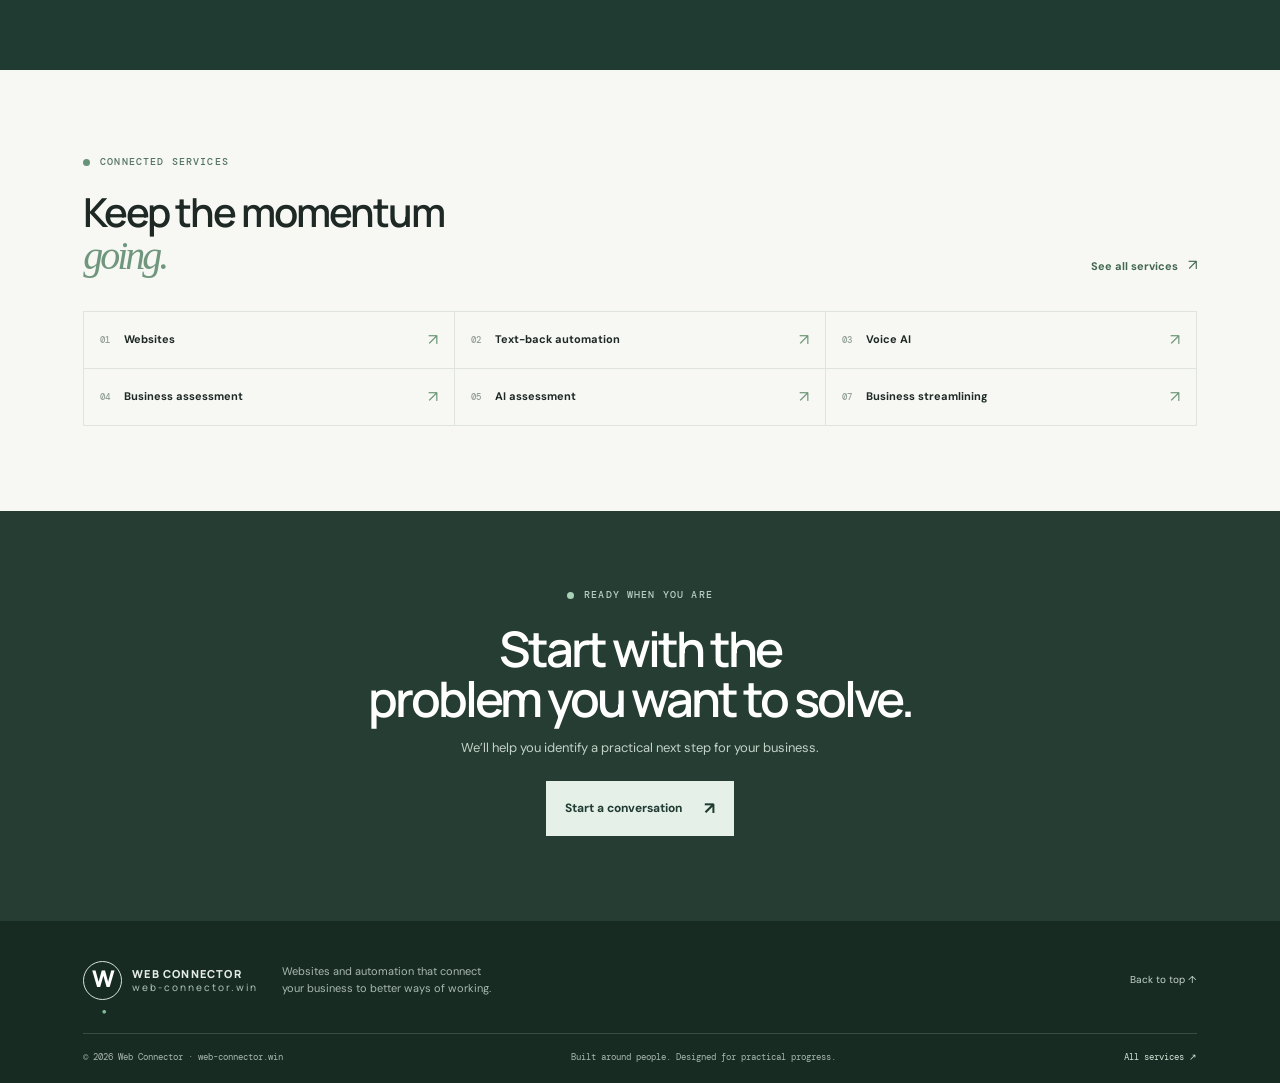
<file: services/crm.html>
<!doctype html><html lang="en-AU"><head><meta charset="utf-8"><meta name="viewport" content="width=device-width,initial-scale=1"><meta name="description" content="A CRM should help your team follow up, share context and see what is happening next. We simplify the setup and shape a consistent process around your sales or service journey."><title>CRM setup and improvement · Web Connector</title><link rel="stylesheet" href="../styles.css"><script defer src="../script.js"></script></head><body>
<a class="skip-link" href="#main">Skip to content</a><header class="site-header"><a class="brand" href="../index.html" aria-label="Web Connector home"><span class="brand-mark">W<span>·</span></span><span class="brand-name">WEB CONNECTOR<span>web-connector.win</span></span></a><button class="menu-toggle" aria-expanded="false" aria-controls="main-nav">Menu <span>☰</span></button><nav id="main-nav" class="main-nav"><a href="../index.html#services">Services</a><a href="../index.html#approach">Our approach</a><a class="nav-cta" href="../index.html#contact">Start a conversation <span>↗</span></a></nav></header>
<main id="main"><section class="service-hero" id="top"><div class="service-hero-inner"><a class="back-link" href="../index.html#services">← All services</a><p class="eyebrow"><i></i> SERVICE 06 / 07&nbsp;&nbsp; · &nbsp;&nbsp;A CLEARER VIEW OF EVERY CUSTOMER RELATIONSHIP</p><h1>Make your CRM work the way your team actually works.</h1><p class="service-deck">A CRM should help your team follow up, share context and see what is happening next. We simplify the setup and shape a consistent process around your sales or service journey.</p><a class="button button-dark" href="../index.html#contact">Talk about this service <span>↗</span></a></div><div class="service-stamp"><span>Connected<br>by design</span><b>✳</b></div><div class="service-hero-bottom"><span>THOUGHTFUL SETUP</span><span>REAL BUSINESS NEEDS</span><span>PEOPLE-FIRST CHANGE</span></div></section>
<section class="service-content section"><div class="service-content-aside"><p class="eyebrow"><i></i> THE SERVICE</p><h2>CRM setup and improvement</h2><p class="fit-note"><b>A good fit for</b><br>For teams tracking leads in spreadsheets, missing follow-ups or working across inconsistent customer records.</p></div><div class="service-prose"><h2>Make it practical.<br><em>Make it yours.</em></h2><p>CRM setup starts with understanding how enquiries, opportunities and customer relationships are handled today. We map your stages, agree what information is genuinely useful and configure records, fields, views and reminders to support that process. A clear structure helps staff see ownership and next actions without forcing them to fill in fields that have no purpose.</p><p>We can help with a new CRM or improve an existing one that has become difficult to use. The work may include organising pipelines, defining handover points, setting up straightforward follow-up reminders and reducing duplicate data entry where a reliable integration is available. We also consider permissions, data quality and team adoption. Your handover includes a simple explanation of the agreed process so people know what to update and when. The goal is consistent customer information and dependable follow-up, not a complicated system that creates more administration.</p></div></section>
<section class="included-section"><div class="included-heading"><p class="eyebrow eyebrow-light"><i></i> WHAT WE CAN WORK ON</p><h2>A clear scope.<br>A useful outcome.</h2></div><ul><li><span>✓</span>Customer journey and pipeline mapping</li><li><span>✓</span>Practical fields, views and ownership rules</li><li><span>✓</span>Follow-up reminders and workflow options</li><li><span>✓</span>Team handover and adoption guidance</li></ul></section>
<section class="next-services section"><p class="eyebrow"><i></i> CONNECTED SERVICES</p><div class="next-heading"><h2>Keep the momentum<br><em>going.</em></h2><a href="../index.html#services" class="text-link">See all services <b>↗</b></a></div><div class="next-list"><a href="websites.html"><span>01</span><b>Websites</b><i>↗</i></a><a href="text-back-automation.html"><span>02</span><b>Text-back automation</b><i>↗</i></a><a href="voice-ai.html"><span>03</span><b>Voice AI</b><i>↗</i></a><a href="business-assessment.html"><span>04</span><b>Business assessment</b><i>↗</i></a><a href="ai-assessment.html"><span>05</span><b>AI assessment</b><i>↗</i></a><a href="business-streamlining.html"><span>07</span><b>Business streamlining</b><i>↗</i></a></div></section>
<section class="service-cta"><p class="eyebrow eyebrow-light"><i></i> READY WHEN YOU ARE</p><h2>Start with the<br>problem you want to solve.</h2><p>We’ll help you identify a practical next step for your business.</p><a class="button button-light" href="../index.html#contact">Start a conversation <span>↗</span></a></section></main><footer class="footer"><div class="footer-top"><a class="brand brand-light" href="../index.html"><span class="brand-mark">W<span>·</span></span><span class="brand-name">WEB CONNECTOR<span>web-connector.win</span></span></a><p>Websites and automation that connect<br>your business to better ways of working.</p><a class="back-top" href="#top">Back to top ↑</a></div><div class="footer-bottom"><span>© 2026 Web Connector · web-connector.win</span><span>Built around people. Designed for practical progress.</span><a href="../index.html#services">All services ↗</a></div></footer></body></html>
</file>
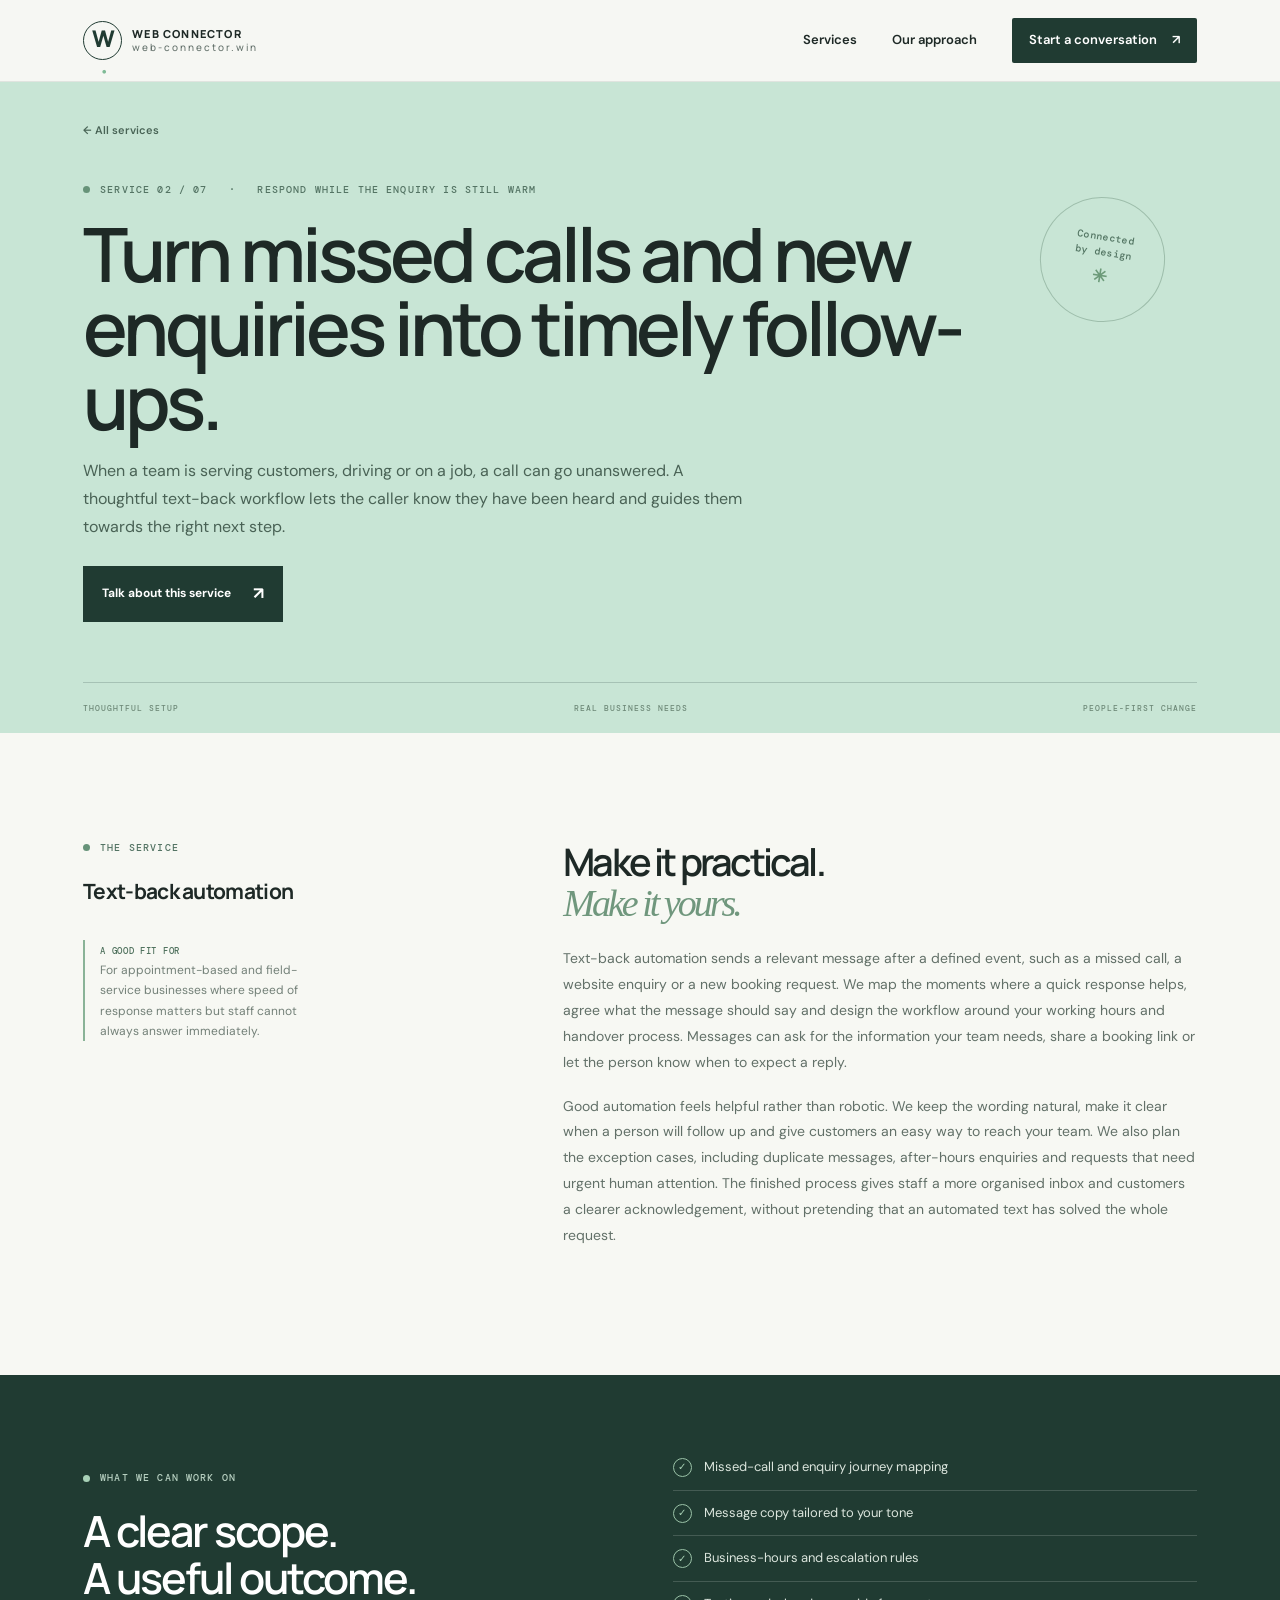
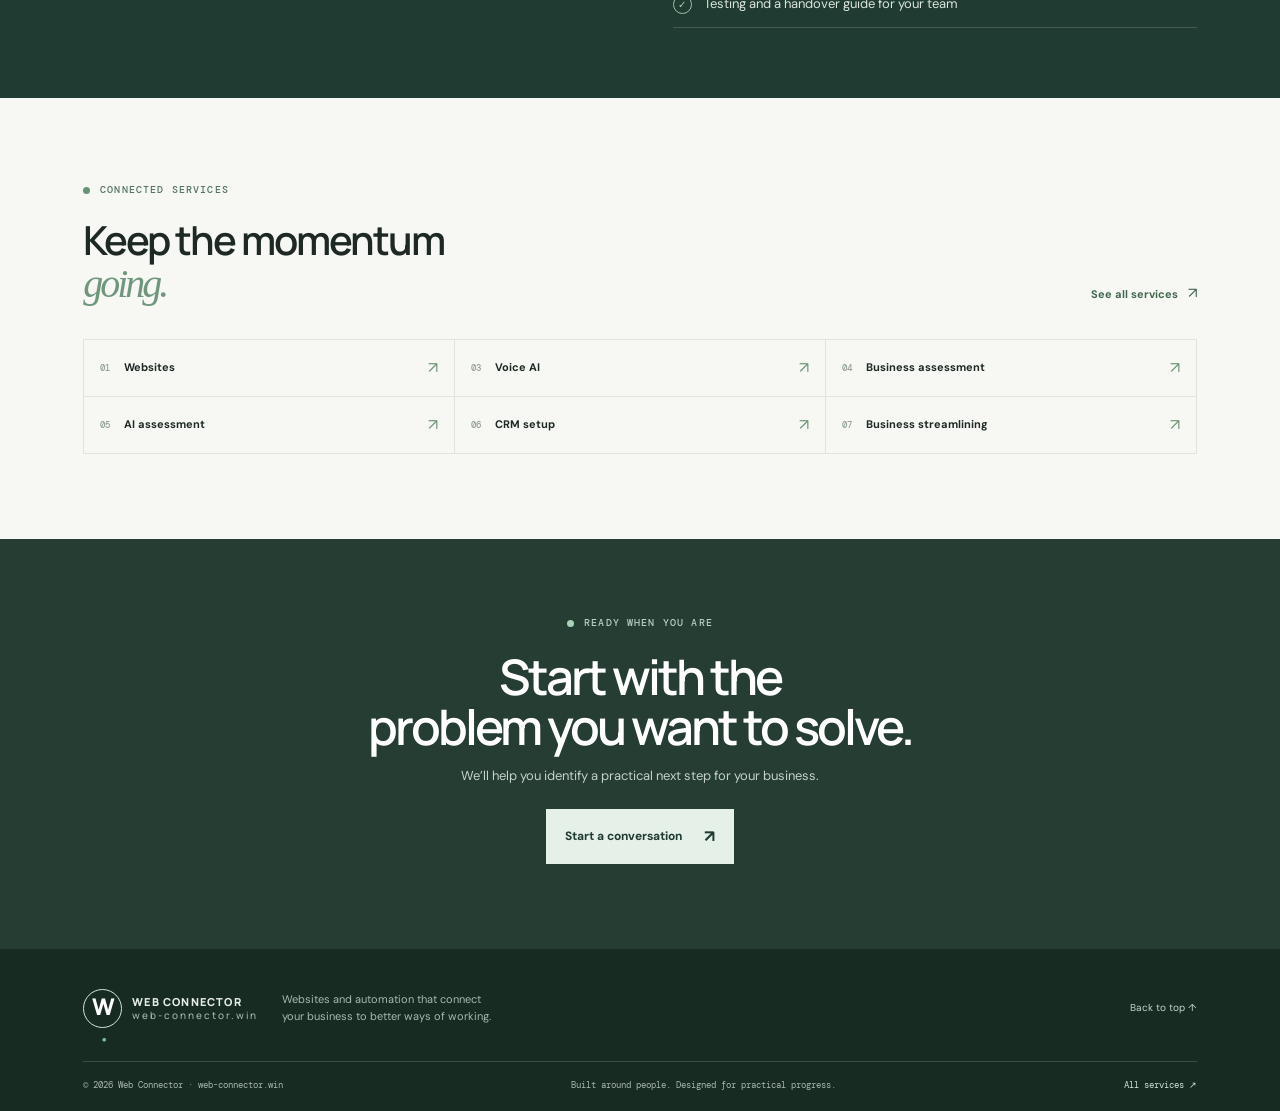
<file: services/text-back-automation.html>
<!doctype html><html lang="en-AU"><head><meta charset="utf-8"><meta name="viewport" content="width=device-width,initial-scale=1"><meta name="description" content="When a team is serving customers, driving or on a job, a call can go unanswered. A thoughtful text-back workflow lets the caller know they have been heard and guides them towards the right next step."><title>Text-back automation · Web Connector</title><link rel="stylesheet" href="../styles.css"><script defer src="../script.js"></script></head><body>
<a class="skip-link" href="#main">Skip to content</a><header class="site-header"><a class="brand" href="../index.html" aria-label="Web Connector home"><span class="brand-mark">W<span>·</span></span><span class="brand-name">WEB CONNECTOR<span>web-connector.win</span></span></a><button class="menu-toggle" aria-expanded="false" aria-controls="main-nav">Menu <span>☰</span></button><nav id="main-nav" class="main-nav"><a href="../index.html#services">Services</a><a href="../index.html#approach">Our approach</a><a class="nav-cta" href="../index.html#contact">Start a conversation <span>↗</span></a></nav></header>
<main id="main"><section class="service-hero" id="top"><div class="service-hero-inner"><a class="back-link" href="../index.html#services">← All services</a><p class="eyebrow"><i></i> SERVICE 02 / 07&nbsp;&nbsp; · &nbsp;&nbsp;RESPOND WHILE THE ENQUIRY IS STILL WARM</p><h1>Turn missed calls and new enquiries into timely follow-ups.</h1><p class="service-deck">When a team is serving customers, driving or on a job, a call can go unanswered. A thoughtful text-back workflow lets the caller know they have been heard and guides them towards the right next step.</p><a class="button button-dark" href="../index.html#contact">Talk about this service <span>↗</span></a></div><div class="service-stamp"><span>Connected<br>by design</span><b>✳</b></div><div class="service-hero-bottom"><span>THOUGHTFUL SETUP</span><span>REAL BUSINESS NEEDS</span><span>PEOPLE-FIRST CHANGE</span></div></section>
<section class="service-content section"><div class="service-content-aside"><p class="eyebrow"><i></i> THE SERVICE</p><h2>Text-back automation</h2><p class="fit-note"><b>A good fit for</b><br>For appointment-based and field-service businesses where speed of response matters but staff cannot always answer immediately.</p></div><div class="service-prose"><h2>Make it practical.<br><em>Make it yours.</em></h2><p>Text-back automation sends a relevant message after a defined event, such as a missed call, a website enquiry or a new booking request. We map the moments where a quick response helps, agree what the message should say and design the workflow around your working hours and handover process. Messages can ask for the information your team needs, share a booking link or let the person know when to expect a reply.</p><p>Good automation feels helpful rather than robotic. We keep the wording natural, make it clear when a person will follow up and give customers an easy way to reach your team. We also plan the exception cases, including duplicate messages, after-hours enquiries and requests that need urgent human attention. The finished process gives staff a more organised inbox and customers a clearer acknowledgement, without pretending that an automated text has solved the whole request.</p></div></section>
<section class="included-section"><div class="included-heading"><p class="eyebrow eyebrow-light"><i></i> WHAT WE CAN WORK ON</p><h2>A clear scope.<br>A useful outcome.</h2></div><ul><li><span>✓</span>Missed-call and enquiry journey mapping</li><li><span>✓</span>Message copy tailored to your tone</li><li><span>✓</span>Business-hours and escalation rules</li><li><span>✓</span>Testing and a handover guide for your team</li></ul></section>
<section class="next-services section"><p class="eyebrow"><i></i> CONNECTED SERVICES</p><div class="next-heading"><h2>Keep the momentum<br><em>going.</em></h2><a href="../index.html#services" class="text-link">See all services <b>↗</b></a></div><div class="next-list"><a href="websites.html"><span>01</span><b>Websites</b><i>↗</i></a><a href="voice-ai.html"><span>03</span><b>Voice AI</b><i>↗</i></a><a href="business-assessment.html"><span>04</span><b>Business assessment</b><i>↗</i></a><a href="ai-assessment.html"><span>05</span><b>AI assessment</b><i>↗</i></a><a href="crm.html"><span>06</span><b>CRM setup</b><i>↗</i></a><a href="business-streamlining.html"><span>07</span><b>Business streamlining</b><i>↗</i></a></div></section>
<section class="service-cta"><p class="eyebrow eyebrow-light"><i></i> READY WHEN YOU ARE</p><h2>Start with the<br>problem you want to solve.</h2><p>We’ll help you identify a practical next step for your business.</p><a class="button button-light" href="../index.html#contact">Start a conversation <span>↗</span></a></section></main><footer class="footer"><div class="footer-top"><a class="brand brand-light" href="../index.html"><span class="brand-mark">W<span>·</span></span><span class="brand-name">WEB CONNECTOR<span>web-connector.win</span></span></a><p>Websites and automation that connect<br>your business to better ways of working.</p><a class="back-top" href="#top">Back to top ↑</a></div><div class="footer-bottom"><span>© 2026 Web Connector · web-connector.win</span><span>Built around people. Designed for practical progress.</span><a href="../index.html#services">All services ↗</a></div></footer></body></html>
</file>
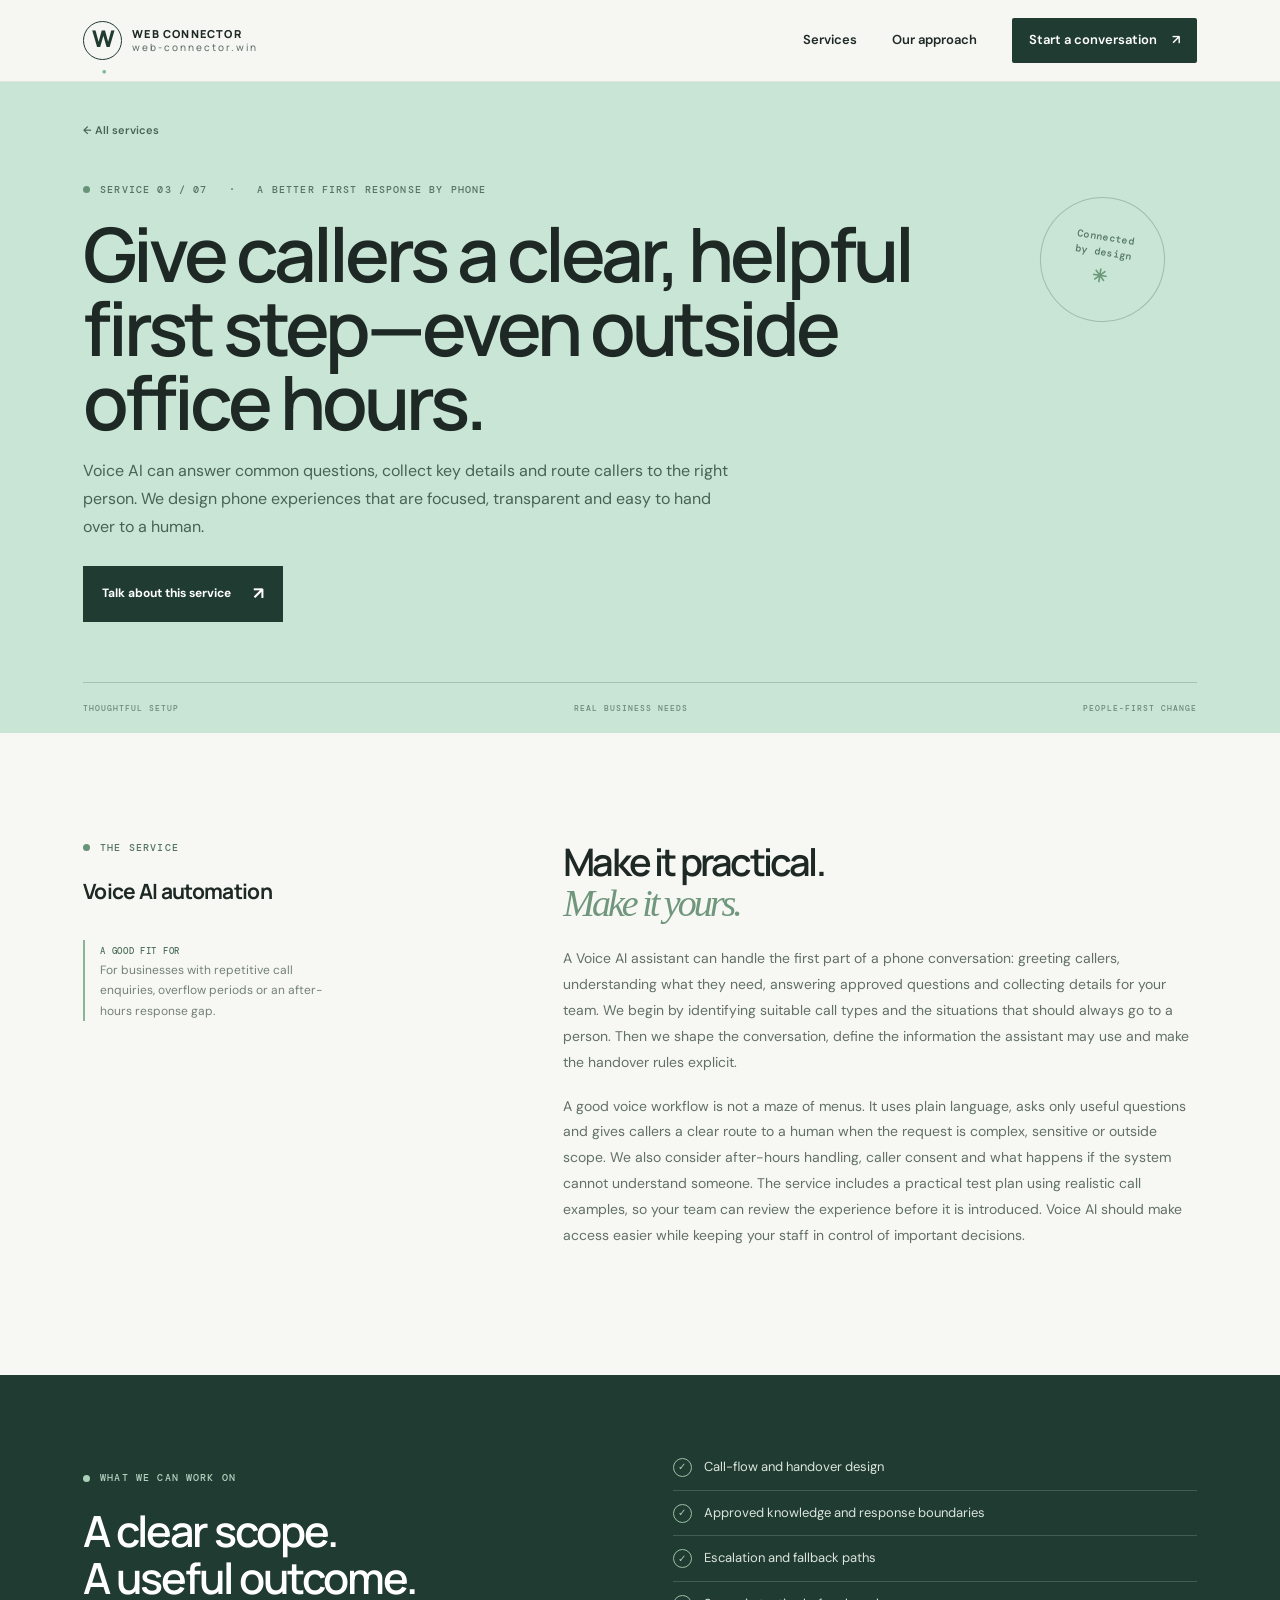
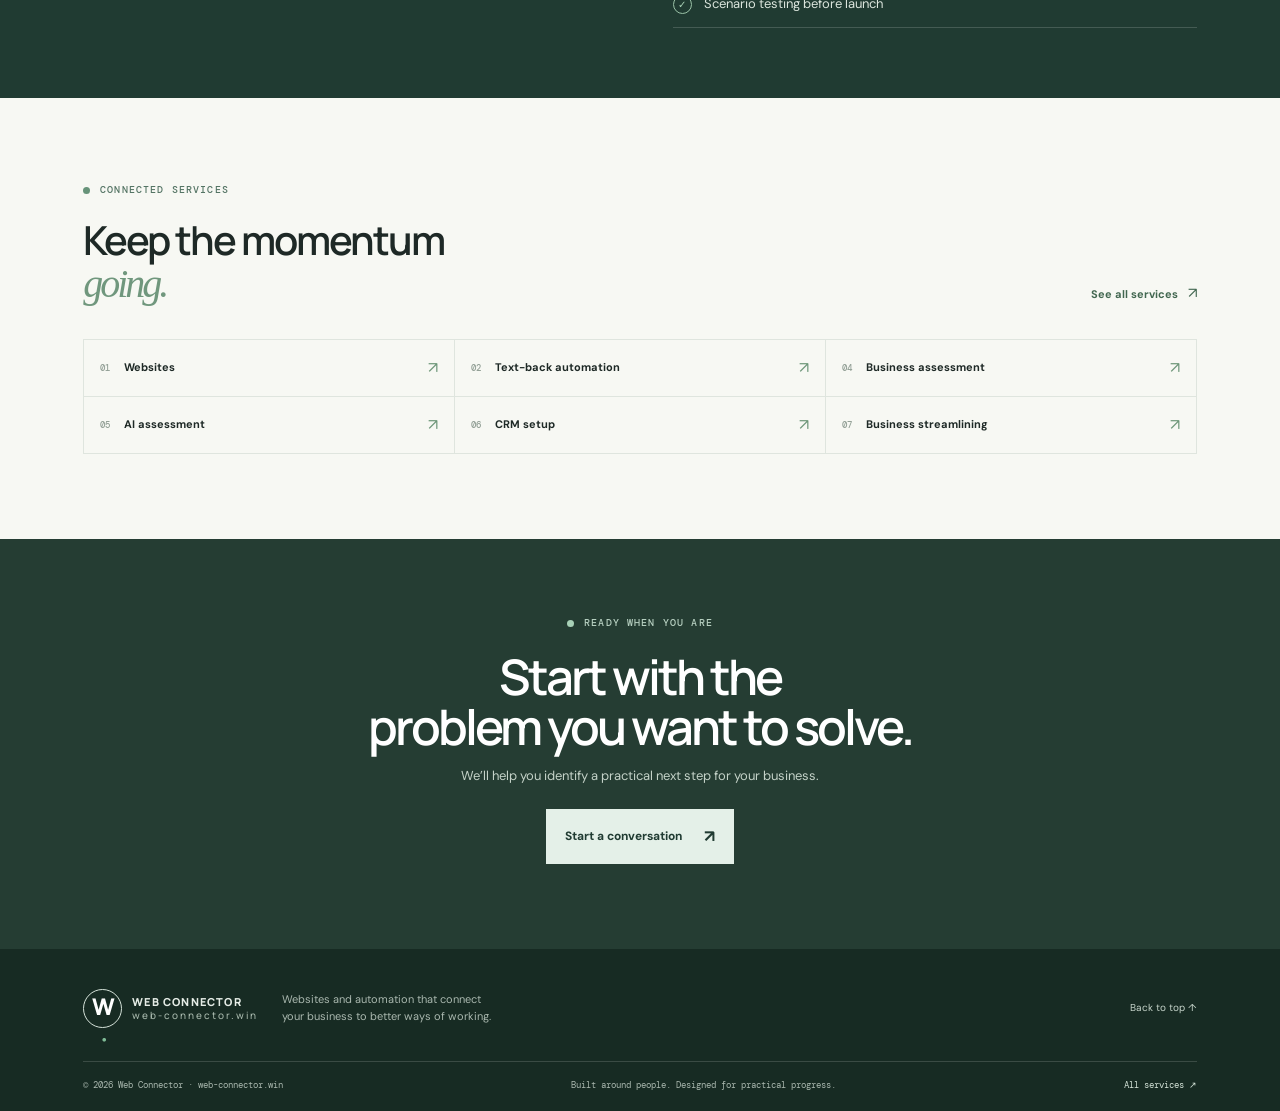
<file: services/voice-ai.html>
<!doctype html><html lang="en-AU"><head><meta charset="utf-8"><meta name="viewport" content="width=device-width,initial-scale=1"><meta name="description" content="Voice AI can answer common questions, collect key details and route callers to the right person. We design phone experiences that are focused, transparent and easy to hand over to a human."><title>Voice AI automation · Web Connector</title><link rel="stylesheet" href="../styles.css"><script defer src="../script.js"></script></head><body>
<a class="skip-link" href="#main">Skip to content</a><header class="site-header"><a class="brand" href="../index.html" aria-label="Web Connector home"><span class="brand-mark">W<span>·</span></span><span class="brand-name">WEB CONNECTOR<span>web-connector.win</span></span></a><button class="menu-toggle" aria-expanded="false" aria-controls="main-nav">Menu <span>☰</span></button><nav id="main-nav" class="main-nav"><a href="../index.html#services">Services</a><a href="../index.html#approach">Our approach</a><a class="nav-cta" href="../index.html#contact">Start a conversation <span>↗</span></a></nav></header>
<main id="main"><section class="service-hero" id="top"><div class="service-hero-inner"><a class="back-link" href="../index.html#services">← All services</a><p class="eyebrow"><i></i> SERVICE 03 / 07&nbsp;&nbsp; · &nbsp;&nbsp;A BETTER FIRST RESPONSE BY PHONE</p><h1>Give callers a clear, helpful first step—even outside office hours.</h1><p class="service-deck">Voice AI can answer common questions, collect key details and route callers to the right person. We design phone experiences that are focused, transparent and easy to hand over to a human.</p><a class="button button-dark" href="../index.html#contact">Talk about this service <span>↗</span></a></div><div class="service-stamp"><span>Connected<br>by design</span><b>✳</b></div><div class="service-hero-bottom"><span>THOUGHTFUL SETUP</span><span>REAL BUSINESS NEEDS</span><span>PEOPLE-FIRST CHANGE</span></div></section>
<section class="service-content section"><div class="service-content-aside"><p class="eyebrow"><i></i> THE SERVICE</p><h2>Voice AI automation</h2><p class="fit-note"><b>A good fit for</b><br>For businesses with repetitive call enquiries, overflow periods or an after-hours response gap.</p></div><div class="service-prose"><h2>Make it practical.<br><em>Make it yours.</em></h2><p>A Voice AI assistant can handle the first part of a phone conversation: greeting callers, understanding what they need, answering approved questions and collecting details for your team. We begin by identifying suitable call types and the situations that should always go to a person. Then we shape the conversation, define the information the assistant may use and make the handover rules explicit.</p><p>A good voice workflow is not a maze of menus. It uses plain language, asks only useful questions and gives callers a clear route to a human when the request is complex, sensitive or outside scope. We also consider after-hours handling, caller consent and what happens if the system cannot understand someone. The service includes a practical test plan using realistic call examples, so your team can review the experience before it is introduced. Voice AI should make access easier while keeping your staff in control of important decisions.</p></div></section>
<section class="included-section"><div class="included-heading"><p class="eyebrow eyebrow-light"><i></i> WHAT WE CAN WORK ON</p><h2>A clear scope.<br>A useful outcome.</h2></div><ul><li><span>✓</span>Call-flow and handover design</li><li><span>✓</span>Approved knowledge and response boundaries</li><li><span>✓</span>Escalation and fallback paths</li><li><span>✓</span>Scenario testing before launch</li></ul></section>
<section class="next-services section"><p class="eyebrow"><i></i> CONNECTED SERVICES</p><div class="next-heading"><h2>Keep the momentum<br><em>going.</em></h2><a href="../index.html#services" class="text-link">See all services <b>↗</b></a></div><div class="next-list"><a href="websites.html"><span>01</span><b>Websites</b><i>↗</i></a><a href="text-back-automation.html"><span>02</span><b>Text-back automation</b><i>↗</i></a><a href="business-assessment.html"><span>04</span><b>Business assessment</b><i>↗</i></a><a href="ai-assessment.html"><span>05</span><b>AI assessment</b><i>↗</i></a><a href="crm.html"><span>06</span><b>CRM setup</b><i>↗</i></a><a href="business-streamlining.html"><span>07</span><b>Business streamlining</b><i>↗</i></a></div></section>
<section class="service-cta"><p class="eyebrow eyebrow-light"><i></i> READY WHEN YOU ARE</p><h2>Start with the<br>problem you want to solve.</h2><p>We’ll help you identify a practical next step for your business.</p><a class="button button-light" href="../index.html#contact">Start a conversation <span>↗</span></a></section></main><footer class="footer"><div class="footer-top"><a class="brand brand-light" href="../index.html"><span class="brand-mark">W<span>·</span></span><span class="brand-name">WEB CONNECTOR<span>web-connector.win</span></span></a><p>Websites and automation that connect<br>your business to better ways of working.</p><a class="back-top" href="#top">Back to top ↑</a></div><div class="footer-bottom"><span>© 2026 Web Connector · web-connector.win</span><span>Built around people. Designed for practical progress.</span><a href="../index.html#services">All services ↗</a></div></footer></body></html>
</file>
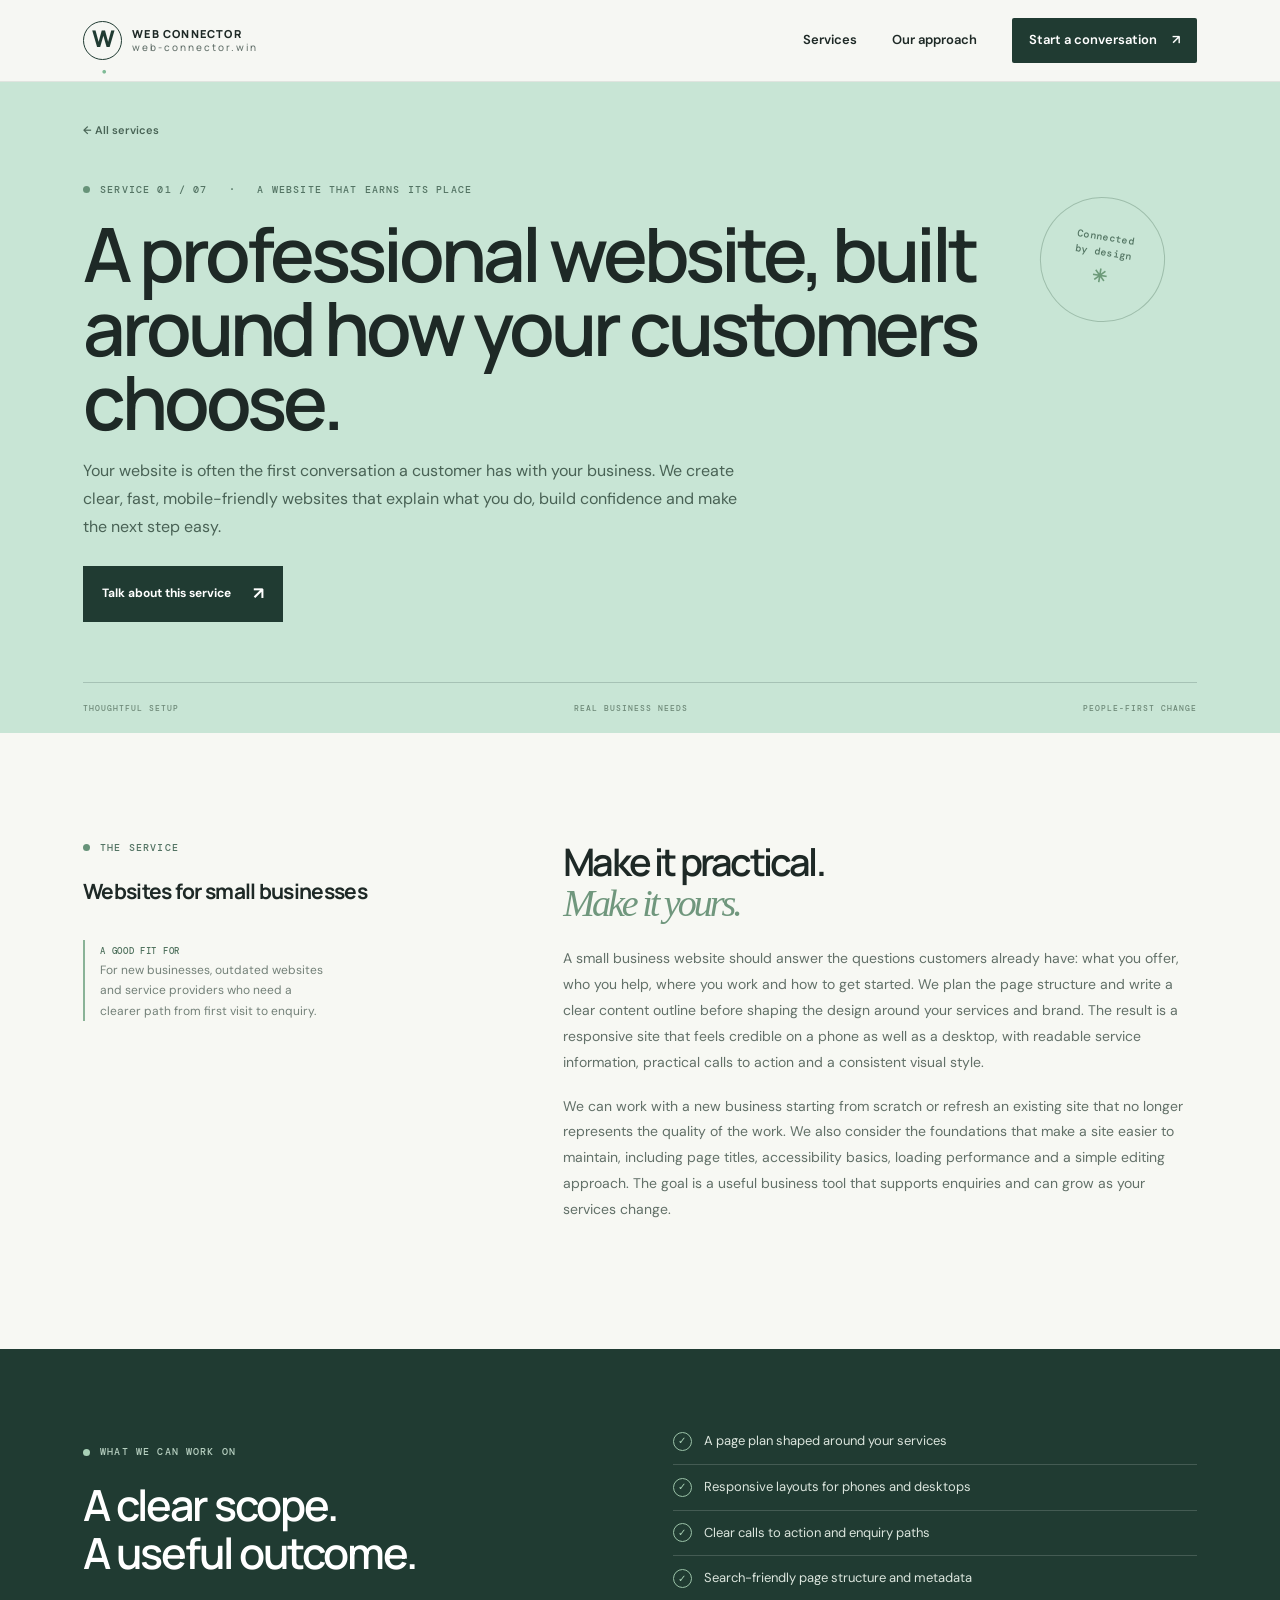
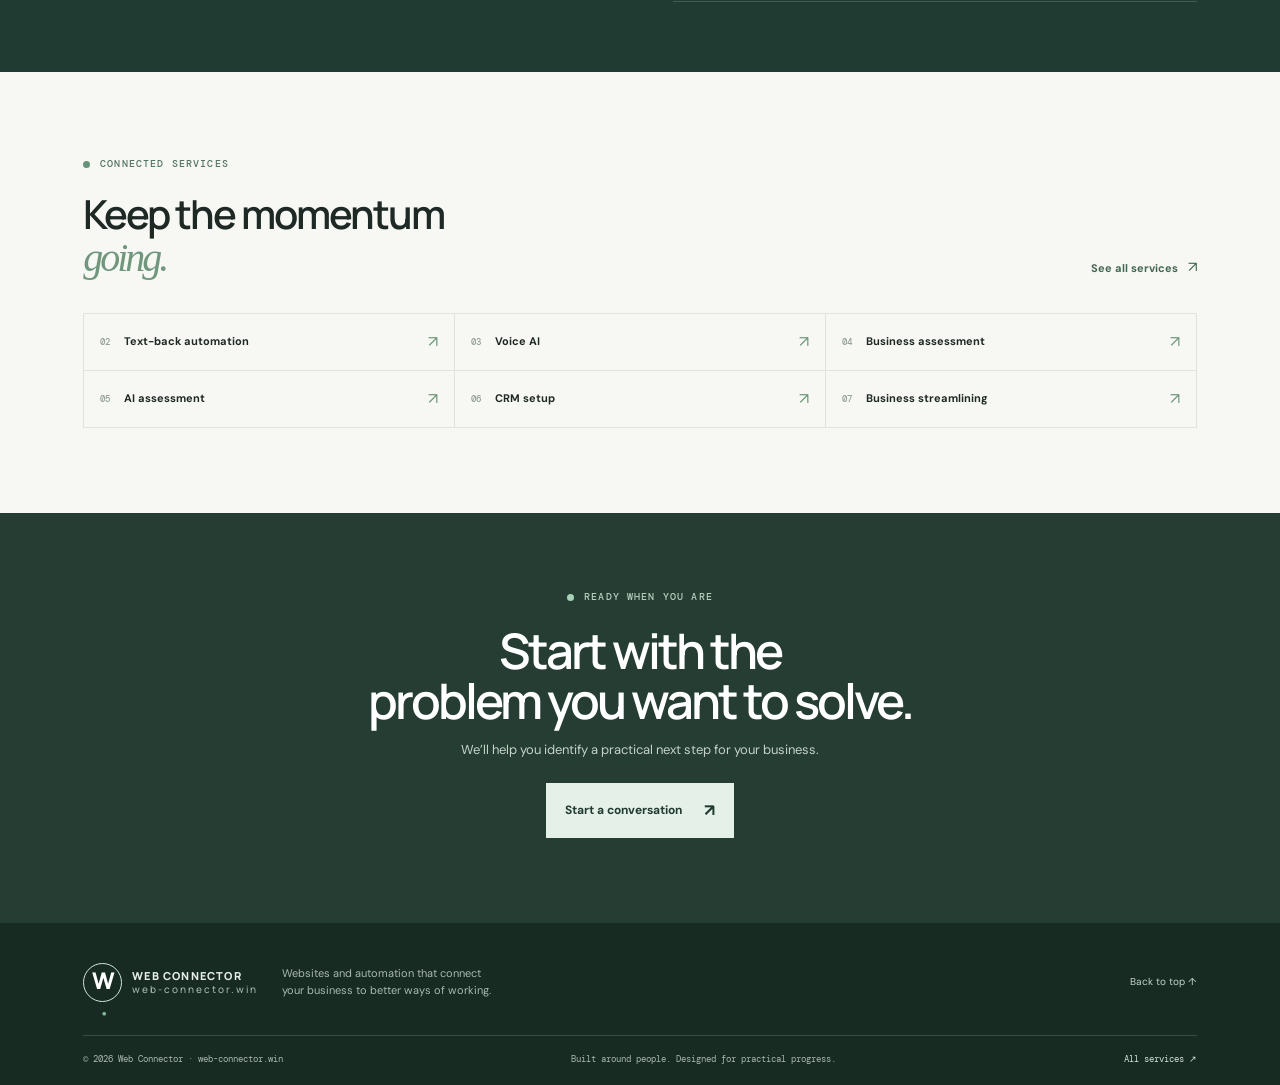
<file: services/websites.html>
<!doctype html><html lang="en-AU"><head><meta charset="utf-8"><meta name="viewport" content="width=device-width,initial-scale=1"><meta name="description" content="Your website is often the first conversation a customer has with your business. We create clear, fast, mobile-friendly websites that explain what you do, build confidence and make the next step easy."><title>Websites for small businesses · Web Connector</title><link rel="stylesheet" href="../styles.css"><script defer src="../script.js"></script></head><body>
<a class="skip-link" href="#main">Skip to content</a><header class="site-header"><a class="brand" href="../index.html" aria-label="Web Connector home"><span class="brand-mark">W<span>·</span></span><span class="brand-name">WEB CONNECTOR<span>web-connector.win</span></span></a><button class="menu-toggle" aria-expanded="false" aria-controls="main-nav">Menu <span>☰</span></button><nav id="main-nav" class="main-nav"><a href="../index.html#services">Services</a><a href="../index.html#approach">Our approach</a><a class="nav-cta" href="../index.html#contact">Start a conversation <span>↗</span></a></nav></header>
<main id="main"><section class="service-hero" id="top"><div class="service-hero-inner"><a class="back-link" href="../index.html#services">← All services</a><p class="eyebrow"><i></i> SERVICE 01 / 07&nbsp;&nbsp; · &nbsp;&nbsp;A WEBSITE THAT EARNS ITS PLACE</p><h1>A professional website, built around how your customers choose.</h1><p class="service-deck">Your website is often the first conversation a customer has with your business. We create clear, fast, mobile-friendly websites that explain what you do, build confidence and make the next step easy.</p><a class="button button-dark" href="../index.html#contact">Talk about this service <span>↗</span></a></div><div class="service-stamp"><span>Connected<br>by design</span><b>✳</b></div><div class="service-hero-bottom"><span>THOUGHTFUL SETUP</span><span>REAL BUSINESS NEEDS</span><span>PEOPLE-FIRST CHANGE</span></div></section>
<section class="service-content section"><div class="service-content-aside"><p class="eyebrow"><i></i> THE SERVICE</p><h2>Websites for small businesses</h2><p class="fit-note"><b>A good fit for</b><br>For new businesses, outdated websites and service providers who need a clearer path from first visit to enquiry.</p></div><div class="service-prose"><h2>Make it practical.<br><em>Make it yours.</em></h2><p>A small business website should answer the questions customers already have: what you offer, who you help, where you work and how to get started. We plan the page structure and write a clear content outline before shaping the design around your services and brand. The result is a responsive site that feels credible on a phone as well as a desktop, with readable service information, practical calls to action and a consistent visual style.</p><p>We can work with a new business starting from scratch or refresh an existing site that no longer represents the quality of the work. We also consider the foundations that make a site easier to maintain, including page titles, accessibility basics, loading performance and a simple editing approach. The goal is a useful business tool that supports enquiries and can grow as your services change.</p></div></section>
<section class="included-section"><div class="included-heading"><p class="eyebrow eyebrow-light"><i></i> WHAT WE CAN WORK ON</p><h2>A clear scope.<br>A useful outcome.</h2></div><ul><li><span>✓</span>A page plan shaped around your services</li><li><span>✓</span>Responsive layouts for phones and desktops</li><li><span>✓</span>Clear calls to action and enquiry paths</li><li><span>✓</span>Search-friendly page structure and metadata</li></ul></section>
<section class="next-services section"><p class="eyebrow"><i></i> CONNECTED SERVICES</p><div class="next-heading"><h2>Keep the momentum<br><em>going.</em></h2><a href="../index.html#services" class="text-link">See all services <b>↗</b></a></div><div class="next-list"><a href="text-back-automation.html"><span>02</span><b>Text-back automation</b><i>↗</i></a><a href="voice-ai.html"><span>03</span><b>Voice AI</b><i>↗</i></a><a href="business-assessment.html"><span>04</span><b>Business assessment</b><i>↗</i></a><a href="ai-assessment.html"><span>05</span><b>AI assessment</b><i>↗</i></a><a href="crm.html"><span>06</span><b>CRM setup</b><i>↗</i></a><a href="business-streamlining.html"><span>07</span><b>Business streamlining</b><i>↗</i></a></div></section>
<section class="service-cta"><p class="eyebrow eyebrow-light"><i></i> READY WHEN YOU ARE</p><h2>Start with the<br>problem you want to solve.</h2><p>We’ll help you identify a practical next step for your business.</p><a class="button button-light" href="../index.html#contact">Start a conversation <span>↗</span></a></section></main><footer class="footer"><div class="footer-top"><a class="brand brand-light" href="../index.html"><span class="brand-mark">W<span>·</span></span><span class="brand-name">WEB CONNECTOR<span>web-connector.win</span></span></a><p>Websites and automation that connect<br>your business to better ways of working.</p><a class="back-top" href="#top">Back to top ↑</a></div><div class="footer-bottom"><span>© 2026 Web Connector · web-connector.win</span><span>Built around people. Designed for practical progress.</span><a href="../index.html#services">All services ↗</a></div></footer></body></html>
</file>
<file: styles.css>
@import url('https://fonts.googleapis.com/css2?family=DM+Mono:wght@400;500&family=DM+Sans:wght@400;500;600;700&family=Manrope:wght@400;500;600;700;800&display=swap');
:root{--ink:#1e2926;--muted:#66736d;--paper:#f7f8f3;--white:#fff;--green:#c8e5d5;--deep:#203b32;--line:#dfe5de;--lime:#dbef9c;--coral:#f3a27f;--purple:#d8d1f2;--max:1200px;--sans:'DM Sans',Arial,sans-serif;--display:'Manrope','DM Sans',sans-serif;--mono:'DM Mono',monospace}*{box-sizing:border-box}html{scroll-behavior:smooth}body{margin:0;background:var(--paper);color:var(--ink);font:16px/1.6 var(--sans);-webkit-font-smoothing:antialiased}a{color:inherit;text-decoration:none}button{font:inherit}.skip-link{position:absolute;left:-10000px;top:10px;background:#fff;padding:12px;z-index:50}.skip-link:focus{left:10px}.site-header{height:82px;padding:0 max(6.5vw,24px);display:flex;justify-content:space-between;align-items:center;border-bottom:1px solid rgba(32,59,50,.1);position:relative;z-index:10;background:rgba(247,248,243,.92)}.brand{display:flex;align-items:center;gap:10px}.brand-mark{width:39px;height:39px;border:1.5px solid var(--deep);border-radius:50%;display:grid;place-items:center;font:800 23px var(--display);letter-spacing:-2px;color:var(--deep)}.brand-mark span{color:#7fbb96}.brand-name{font:800 11px/1.25 var(--display);letter-spacing:1.2px;display:flex;flex-direction:column}.brand-name span{font-size:10px;font-weight:500;letter-spacing:2px;color:#66736d}.main-nav{display:flex;align-items:center;gap:35px;font-size:13px;font-weight:600}.main-nav>a:not(.nav-cta):hover,.nav-service:hover{color:#52866b}.nav-cta{padding:12px 17px;background:var(--deep);color:#fff;border-radius:2px}.nav-cta span{margin-left:12px}.menu-toggle{display:none;background:none;border:0}.hero{padding:61px max(6.5vw,24px) 0;background:var(--green);position:relative;overflow:hidden}.hero-grid{max-width:var(--max);margin:auto;display:grid;grid-template-columns:1fr 1fr;min-height:485px;align-items:center;gap:30px}.eyebrow{font:500 10px/1.4 var(--mono);letter-spacing:1.15px;color:#547464;margin:0 0 22px;display:flex;align-items:center;gap:10px}.eyebrow i{display:inline-block;width:7px;height:7px;border-radius:50%;background:#679379}.hero h1,.service-hero h1{font:600 clamp(52px,6.5vw,85px)/.99 var(--display);letter-spacing:-5px;margin:0 0 24px}.hero h1 em,.section h2 em,.approach-section h2 em,.principle-heading h2 em,.service-prose h2 em,.next-heading h2 em{font-family:Georgia,serif;font-weight:400;letter-spacing:-3px}.hero h1 em{color:#52866b}.hero-lede{max-width:500px;color:#40574c;font-size:17px;line-height:1.7;margin:0 0 27px}.hero-actions{display:flex;align-items:center;gap:13px}.button{display:inline-flex;align-items:center;gap:22px;padding:14px 19px;font-size:12px;font-weight:700;transition:transform .2s,background .2s}.button:hover{transform:translateY(-2px)}.button-dark{background:var(--deep);color:#fff}.button-dark:hover{background:#315543}.button-quiet{color:#314c40}.button-light{background:#e4f0e8;color:var(--deep)}.button span{font-size:17px}.hero-proof{display:flex;align-items:center;gap:12px;margin-top:39px;color:#536c60;font-size:11px;line-height:1.5}.proof-icon{width:33px;height:33px;border:1px solid #789985;border-radius:50%;display:grid;place-items:center;font-size:18px}.hero-proof b{font-weight:700;color:#314b40}.hero-art{position:relative;height:440px;display:grid;place-items:center}.art-orbit{position:absolute;border:1px solid rgba(53,100,75,.16);border-radius:50%;width:450px;height:450px}.orbit-two{width:360px;height:360px;border-style:dashed}.art-card{position:relative;z-index:1;width:min(390px,82%);padding:21px 23px;background:#f9faf7;border-radius:6px;box-shadow:0 22px 55px rgba(24,54,39,.13)}.art-card-top{display:flex;align-items:center;gap:8px;font:500 9px var(--mono);letter-spacing:.7px;color:#78867f;padding-bottom:19px;border-bottom:1px solid #e7ece6}.live-dot{width:7px;height:7px;background:#74ad85;border-radius:50%}.dots{margin-left:auto;letter-spacing:2px}.flow-item{display:flex;align-items:center;gap:13px;padding:15px 0}.flow-icon{width:39px;height:39px;border-radius:12px;display:grid;place-items:center;font:500 12px var(--mono);color:#355747}.mint{background:#dceee2}.lilac{background:#e5e0f4}.peach{background:#fae3d7}.flow-item div{display:flex;flex-direction:column;line-height:1.45}.flow-item b{font-size:12px}.flow-item small{font-size:10px;color:#87918c}.flow-check{margin-left:auto;width:22px;height:22px;border:1px solid #dce9df;border-radius:50%;display:grid;place-items:center;color:#679379;font-size:11px}.flow-line{height:9px;border-left:1px dashed #b5cabe;margin:-13px 0 -8px 19px}.art-card-foot{border-top:1px solid #e7ece6;padding-top:14px;display:flex;justify-content:space-between;align-items:center;font:500 8px var(--mono);letter-spacing:1px;color:#89968e}.art-card-foot span:last-child{font-size:16px;color:#7fbb96}.floating-note{position:absolute;z-index:2;background:#fff;box-shadow:0 10px 28px rgba(24,54,39,.1);border-radius:3px;padding:12px 14px;font-size:10px;color:#51635a}.note-top{top:48px;right:0}.note-top span{font-size:15px;color:#718d77;margin-right:5px}.note-bottom{bottom:40px;left:0;display:flex;align-items:center;gap:9px}.note-avatar{background:var(--deep);color:#fff;border-radius:50%;width:32px;height:32px;display:grid;place-items:center;font:500 9px var(--mono)}.note-bottom span:last-child{display:flex;flex-direction:column}.note-bottom b{font-size:10px;color:#273c32}.note-bottom small{font-size:9px;color:#89918d}.hero-sparkle{position:absolute;top:90px;left:16%;font-size:23px;color:#6f9d7e}.hero-bottom{max-width:var(--max);margin:0 auto;border-top:1px solid rgba(32,59,50,.2);height:74px;display:flex;align-items:center;gap:28px;color:#486255}.hero-bottom>span:first-child,.side-note{font:500 8px var(--mono);letter-spacing:.9px;color:#698174}.path-item{font:700 11px var(--display)}.path-item i{font-style:normal;margin-left:12px;color:#77a58a}.side-note{margin-left:auto}.section{padding:108px max(6.5vw,24px)}.services-section{max-width:1440px;margin:auto}.section-heading{max-width:var(--max);margin:0 auto 49px;display:flex;justify-content:space-between;align-items:end;gap:35px}.section h2,.approach-section h2,.principle-heading h2{font:600 clamp(36px,4vw,54px)/1.06 var(--display);letter-spacing:-2.8px;margin:0}.section h2 em,.approach-section h2 em,.principle-heading h2 em{color:#70977d}.section-intro{max-width:365px;color:#748079;font-size:14px;line-height:1.75;margin:0 0 5px}.service-grid{max-width:var(--max);margin:auto;display:grid;grid-template-columns:repeat(3,1fr);border-top:1px solid var(--line);border-left:1px solid var(--line)}.service-card{min-height:252px;padding:24px 25px 20px;border-right:1px solid var(--line);border-bottom:1px solid var(--line);display:flex;flex-direction:column;transition:background .2s}.service-card:hover{background:#eff4ed}.card-index{font:500 10px var(--mono);color:#90a096}.service-card h3{font:700 18px/1.25 var(--display);letter-spacing:-.4px;margin:23px 0 10px}.service-card p{font-size:12px;line-height:1.7;color:#748079;margin:0}.text-link{font-size:11px;font-weight:700;color:#426750;margin-top:auto;padding-top:20px}.text-link b{font-size:15px;margin-left:7px;font-weight:400}.approach-section{background:var(--deep);color:#f7f8f3;padding:97px max(6.5vw,24px);display:grid;grid-template-columns:1fr 1fr;gap:90px;align-items:center}.eyebrow-light{color:#b6cfc0}.eyebrow-light i{background:#a8d1b7}.approach-section h2{font-size:48px}.approach-section h2 em{color:#a8d1b7}.approach-left>p:not(.eyebrow){max-width:420px;color:#bdcbc2;font-size:14px;line-height:1.8;margin:23px 0 28px}.approach-steps article{display:grid;grid-template-columns:30px 1fr 20px;gap:15px;padding:21px 0;border-bottom:1px solid rgba(255,255,255,.17);align-items:start}.approach-steps article:first-child{border-top:1px solid rgba(255,255,255,.17)}.approach-steps article>span{font:500 10px var(--mono);color:#9fbea9;padding-top:3px}.approach-steps h3{font:600 15px var(--display);margin:0 0 4px}.approach-steps p{font-size:12px;color:#b7c6bd;margin:0}.approach-steps article>b{color:#a8d1b7}.principles{display:grid;grid-template-columns:1fr 1fr;gap:80px;max-width:1440px;margin:auto}.principle-heading h2{font-size:46px}.principle-list>div{display:grid;grid-template-columns:35px 1fr;column-gap:15px;padding:18px 0;border-bottom:1px solid var(--line)}.principle-list>div:first-child{border-top:1px solid var(--line)}.principle-list span{grid-row:span 2;font:500 10px var(--mono);color:#91a095;padding-top:3px}.principle-list b{font:700 14px var(--display)}.principle-list p{font-size:12px;color:#758078;margin:4px 0 0}.contact-section{position:relative;overflow:hidden;background:#263d34;padding:83px max(6.5vw,24px);color:#fff}.contact-inner{position:relative;z-index:1;max-width:var(--max);margin:auto}.contact-inner h2,.service-cta h2{font:600 clamp(43px,5vw,63px)/1.02 var(--display);letter-spacing:-3px;margin:0 0 17px}.contact-inner h2 em{font-family:Georgia,serif;font-weight:400;color:#a9cfb6}.contact-inner>p:not(.eyebrow){max-width:470px;font-size:14px;color:#c6d0c9;line-height:1.75;margin:0 0 22px}.contact-inner small{display:block;font-size:10px;color:#aabbb0;margin-top:15px}.contact-decoration{position:absolute;right:10%;top:12%;font:800 350px/.9 var(--display);color:rgba(255,255,255,.035);letter-spacing:-35px}.contact-decoration span{color:rgba(168,209,183,.1)}.footer{background:#172b23;color:#e5ece6;padding:31px max(6.5vw,24px) 20px}.footer-top,.footer-bottom{max-width:var(--max);margin:auto;display:flex;align-items:center;justify-content:space-between}.footer-top{padding-bottom:25px}.brand-light .brand-mark{border-color:#d5e2d9;color:#fff}.brand-light .brand-name span{color:#a5b6aa}.footer-top p{font-size:11px;line-height:1.55;color:#aab8af;margin-right:auto;margin-left:24px}.back-top{font-size:10px;color:#c7d5cb}.footer-bottom{border-top:1px solid rgba(255,255,255,.15);padding-top:17px;font:400 9px var(--mono);color:#aab8af}.footer-bottom a{color:#d4e3d8}.service-hero{background:var(--green);padding:34px max(6.5vw,24px) 0;position:relative;overflow:hidden}.service-hero-inner{max-width:var(--max);margin:auto;position:relative;z-index:1;padding:0 0 60px}.back-link{font-size:11px;font-weight:600;color:#496456;display:inline-block;margin-bottom:43px}.service-hero .eyebrow{margin-bottom:20px}.service-hero h1{font-size:clamp(46px,6vw,75px);max-width:900px;letter-spacing:-4px;margin-bottom:18px}.service-deck{font-size:16px;color:#496255;max-width:660px;line-height:1.75;margin:0 0 25px}.service-stamp{position:absolute;right:max(9vw,50px);top:115px;width:125px;height:125px;border:1px solid rgba(47,87,62,.28);border-radius:50%;display:flex;flex-direction:column;align-items:center;justify-content:center;text-align:center;font:500 10px/1.5 var(--mono);letter-spacing:.4px;color:#527462;transform:rotate(9deg)}.service-stamp b{font-size:18px;color:#6c9a79;margin-top:4px}.service-hero-bottom{height:51px;border-top:1px solid rgba(32,59,50,.2);max-width:var(--max);margin:auto;display:flex;align-items:center;justify-content:space-between;font:500 8px var(--mono);letter-spacing:1px;color:#6e8978}.service-content{display:grid;grid-template-columns:.75fr 1.25fr;gap:100px;max-width:1440px;margin:auto}.service-content-aside h2{font:700 21px var(--display);letter-spacing:-.7px;margin:0 0 35px}.fit-note{border-left:2px solid #8ab397;padding-left:15px;max-width:250px;font-size:12px;line-height:1.7;color:#738078}.fit-note b{font:500 9px var(--mono);text-transform:uppercase;letter-spacing:.7px;color:#50725e}.service-prose{max-width:640px}.service-prose h2{font-size:38px;margin-bottom:23px}.service-prose p{color:#627068;font-size:14px;line-height:1.85;margin:0 0 18px}.included-section{padding:70px max(6.5vw,24px);background:var(--deep);color:#fff;display:grid;grid-template-columns:1fr 1fr;gap:65px}.included-heading,.included-section ul{max-width:var(--max);width:100%;margin:auto}.included-heading{justify-self:end}.included-heading h2{font:600 clamp(33px,3.4vw,43px)/1.1 var(--display);letter-spacing:-2px;margin:0}.included-section ul{list-style:none;padding:0;align-self:center}.included-section li{display:flex;align-items:center;gap:12px;padding:12px 0;border-bottom:1px solid rgba(255,255,255,.16);font-size:13px;color:#dbe5dd}.included-section li span{width:19px;height:19px;border:1px solid #9ac2a7;border-radius:50%;display:grid;place-items:center;color:#a9d2b6;font-size:10px}.next-services{max-width:1440px;margin:auto;padding-top:85px;padding-bottom:85px}.next-heading{display:flex;justify-content:space-between;align-items:end;margin-bottom:34px}.next-heading h2{font:600 40px/1.05 var(--display);letter-spacing:-2px;margin:0}.next-list{display:grid;grid-template-columns:repeat(3,1fr);border-top:1px solid var(--line);border-left:1px solid var(--line)}.next-list a{min-height:57px;display:flex;align-items:center;gap:14px;padding:0 16px;border-right:1px solid var(--line);border-bottom:1px solid var(--line)}.next-list a:hover{background:#eef3ed}.next-list span{font:500 9px var(--mono);color:#93a096}.next-list b{font-size:11px}.next-list i{margin-left:auto;font-style:normal;color:#6d9678}.service-cta{background:#253d33;color:#fff;text-align:center;padding:77px 24px 85px}.service-cta .eyebrow{justify-content:center}.service-cta h2{font-size:clamp(36px,4vw,49px);margin-bottom:14px}.service-cta>p:not(.eyebrow){font-size:13px;color:#c4d2c8;margin:0 0 22px}.service-cta .button{margin:auto}
@media(max-width:850px){.site-header{height:70px}.main-nav{gap:18px}.hero-grid{grid-template-columns:1fr 1fr;min-height:450px}.hero h1{font-size:62px}.hero-art{height:370px}.art-orbit{width:370px;height:370px}.orbit-two{width:300px;height:300px}.note-top{right:-8px}.service-stamp{right:5vw;top:130px;width:100px;height:100px}.service-content{gap:48px}.approach-section{gap:45px}.section{padding-top:80px;padding-bottom:80px}.principles{gap:45px}}
@media(max-width:650px){.site-header{padding:0 20px}.menu-toggle{display:block;font-size:12px;color:var(--deep);font-weight:700}.menu-toggle span{margin-left:6px;font-size:16px}.main-nav{display:none;position:absolute;top:69px;left:0;right:0;background:var(--paper);padding:20px;box-shadow:0 12px 18px #1b33251a;flex-direction:column;align-items:stretch;gap:18px}.main-nav.open{display:flex}.nav-cta{text-align:center}.hero{padding:40px 22px 0}.hero-grid{display:flex;flex-direction:column;align-items:stretch;gap:0}.hero-copy{padding-bottom:10px}.hero h1{font-size:62px;letter-spacing:-4px}.hero-lede{font-size:15px}.hero-art{height:345px;margin-top:5px}.art-card{width:min(360px,84%);padding:17px}.art-orbit{width:330px;height:330px}.orbit-two{width:265px;height:265px}.note-top{top:22px}.note-bottom{bottom:13px}.hero-sparkle{top:45px;left:8%}.hero-bottom{height:auto;min-height:75px;flex-wrap:wrap;gap:11px 18px;padding:14px 0}.hero-bottom>span:first-child{width:100%}.side-note{display:none}.section{padding:73px 22px}.section-heading{display:block;margin-bottom:32px}.section h2,.principle-heading h2{font-size:40px}.section-intro{margin-top:20px}.service-grid{grid-template-columns:1fr 1fr}.service-card{min-height:250px;padding:19px 15px}.service-card h3{font-size:15px;margin-top:17px}.service-card p{font-size:11px}.approach-section{padding:72px 22px;display:block}.approach-section h2{font-size:42px}.approach-steps{margin-top:42px}.principles{display:block}.principle-list{margin-top:35px}.contact-section{padding:70px 22px}.contact-inner h2{font-size:47px}.contact-decoration{font-size:220px;right:0;top:40%}.footer{padding:25px 22px 18px}.footer-top{flex-wrap:wrap;gap:10px}.footer-top p{margin:0 auto 0 10px}.back-top{width:100%;text-align:right}.footer-bottom{align-items:flex-start;gap:9px;flex-direction:column;font-size:8px}.service-hero{padding:22px 22px 0}.service-hero-inner{padding-bottom:42px}.back-link{margin-bottom:32px}.service-hero h1{font-size:49px;letter-spacing:-3px;max-width:550px}.service-deck{font-size:14px;max-width:90%}.service-stamp{width:70px;height:70px;right:19px;top:125px;font-size:7px}.service-stamp b{font-size:12px}.service-hero-bottom{gap:8px;height:auto;min-height:47px;font-size:6.5px}.service-content{display:block}.service-content-aside{margin-bottom:35px}.service-content-aside h2{margin-bottom:17px}.fit-note{max-width:none}.service-prose h2{font-size:34px}.service-prose p{font-size:13px}.included-section{display:block;padding:57px 22px}.included-section ul{margin-top:25px}.included-section li{font-size:12px}.next-services{padding-top:66px;padding-bottom:65px}.next-heading{align-items:start;gap:15px;flex-direction:column}.next-heading h2{font-size:35px}.next-list{grid-template-columns:1fr 1fr}.next-list a{min-height:51px;padding:0 9px;gap:8px}.next-list b{font-size:10px}.service-cta{padding:62px 20px 68px}}
</file>
